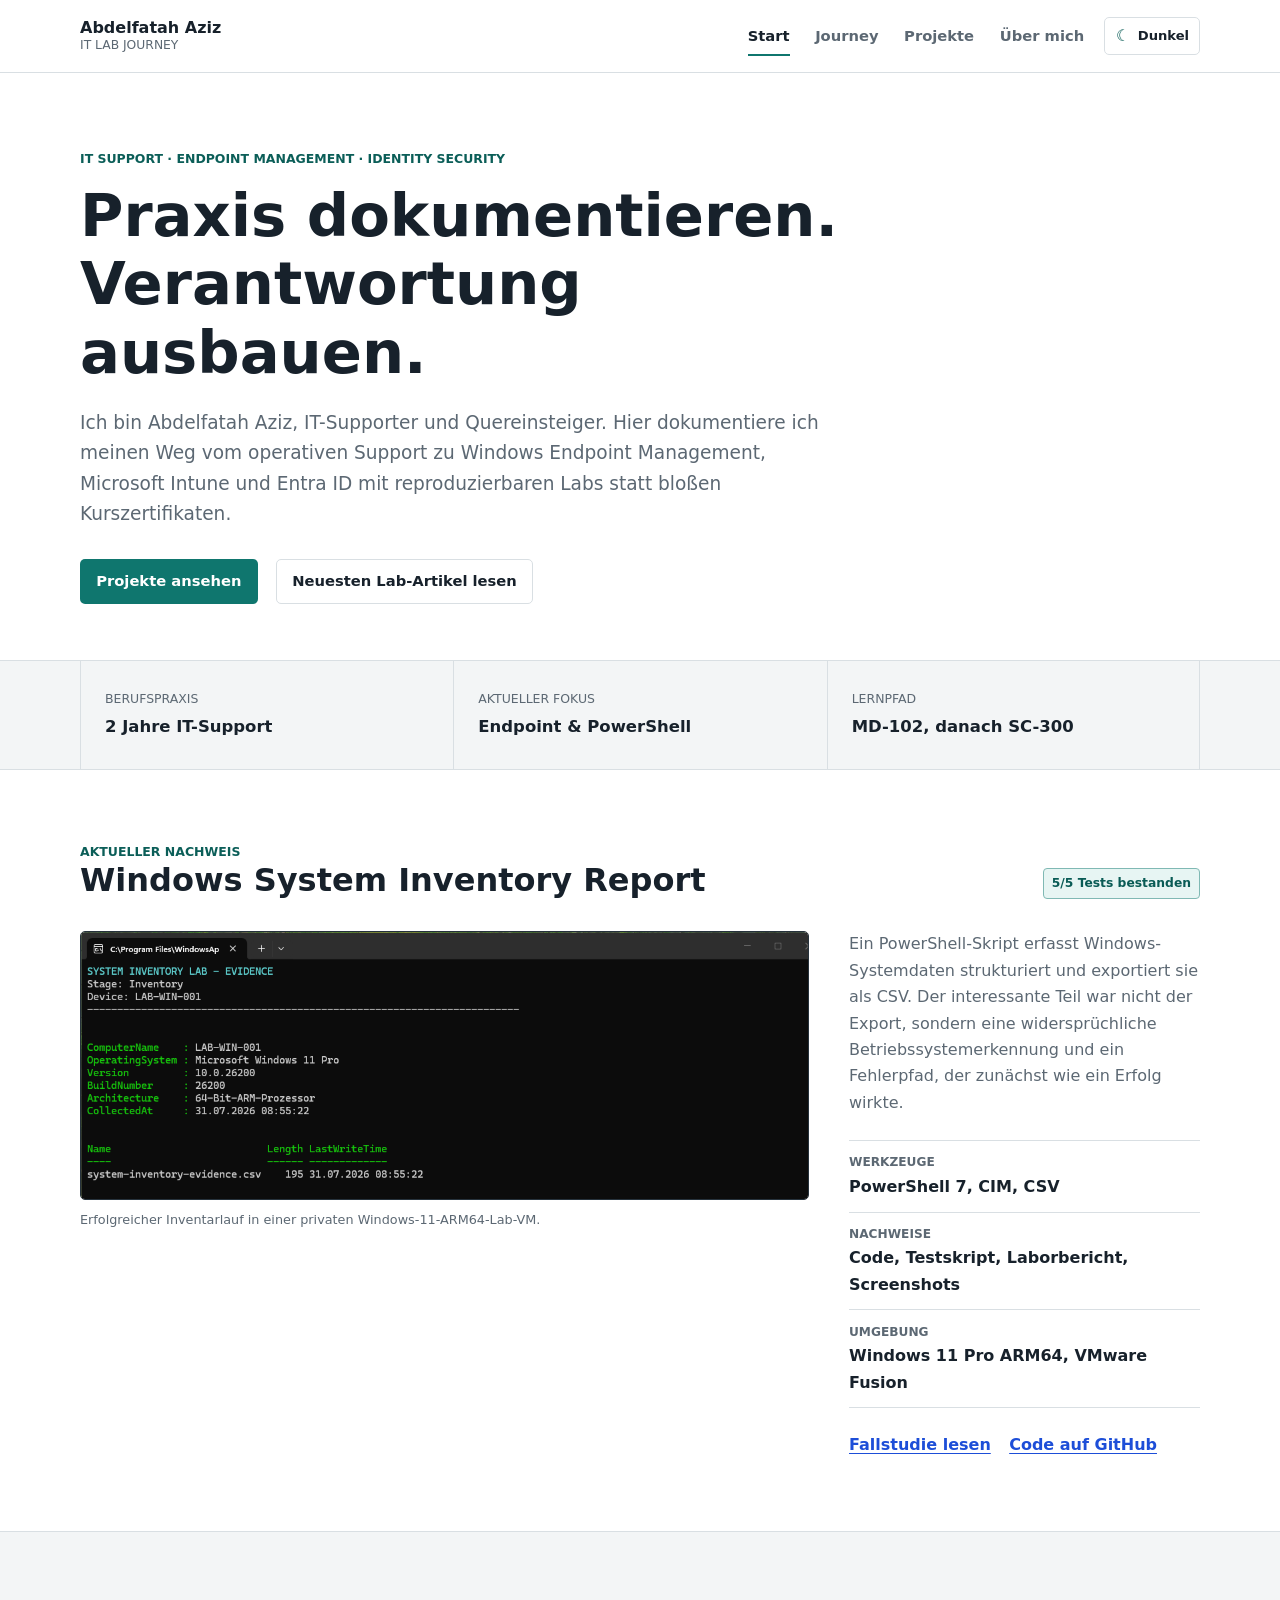
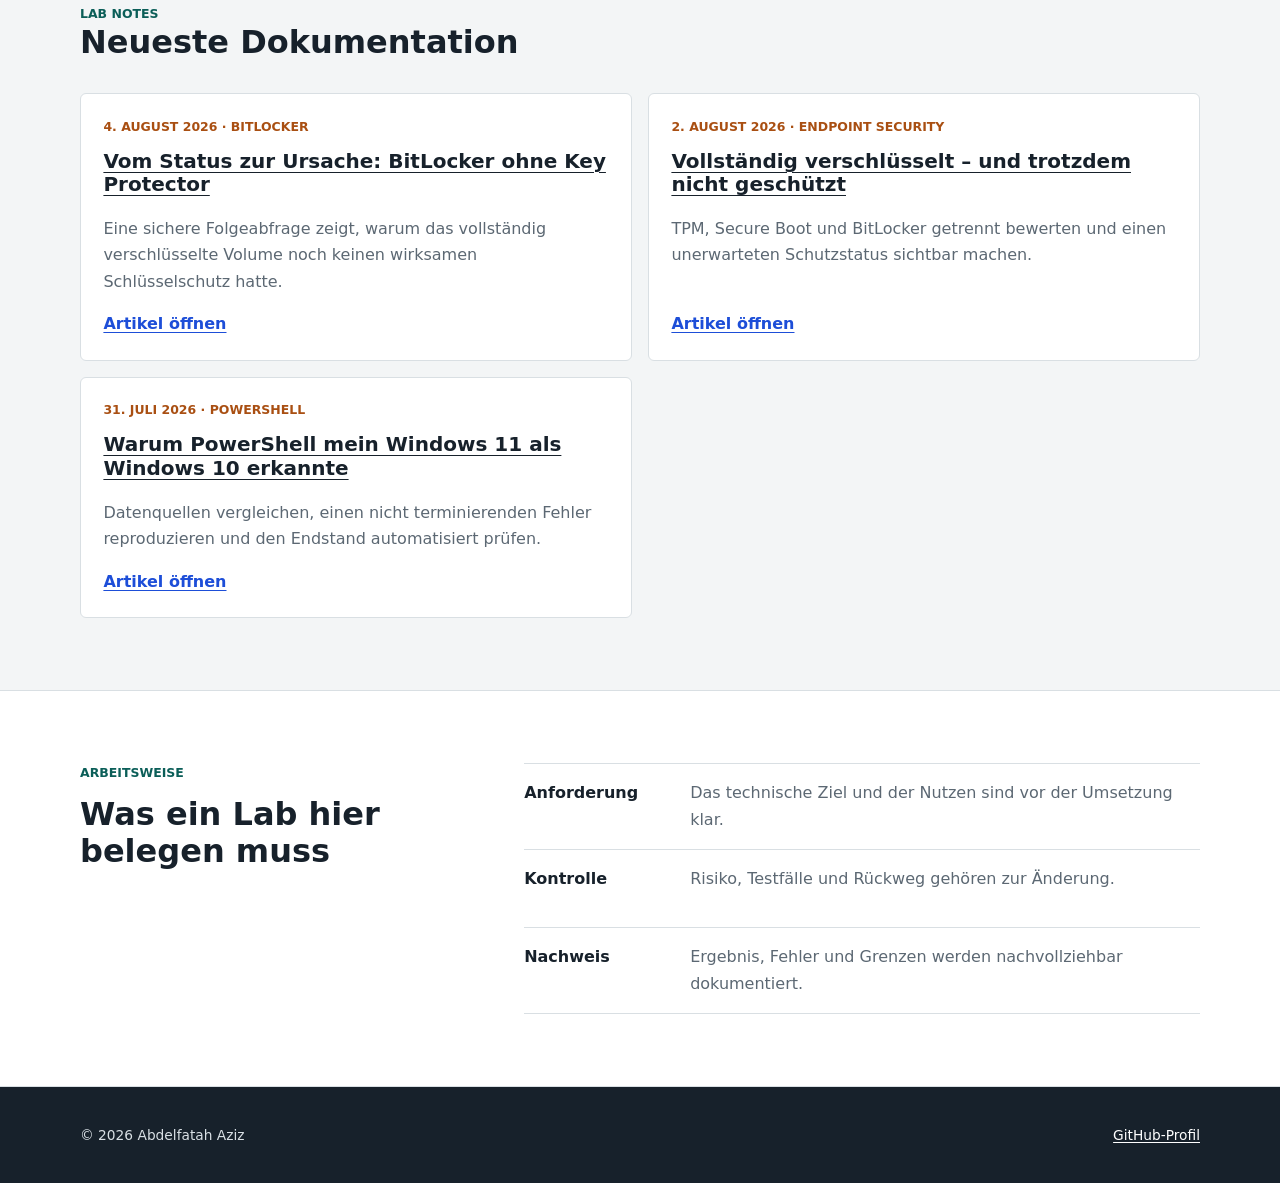
<file: index.html>
<!doctype html>
<html lang="de">
  <head>
    <meta charset="utf-8">
    <meta name="viewport" content="width=device-width, initial-scale=1">
    <title>Abdelfatah Aziz | IT Lab Journey</title>
    <meta name="description" content="Dokumentierte Homelab-Projekte von Abdelfatah Aziz zu Windows, PowerShell, Endpoint Management, Intune und Entra ID.">
    <meta name="theme-color" content="#17212b">
    <meta property="og:title" content="Abdelfatah Aziz | IT Lab Journey">
    <meta property="og:description" content="Vom IT-Support zu Endpoint Management und Identity Security, nachvollziehbar dokumentiert.">
    <meta property="og:type" content="website">
    <meta property="og:url" content="https://fadidelba.github.io/">
    <meta property="og:image" content="https://fadidelba.github.io/assets/images/system-inventory/03-successful-inventory.png">
    <link rel="canonical" href="https://fadidelba.github.io/">
    <link rel="icon" href="/favicon.svg" type="image/svg+xml">
    <script src="/assets/js/theme.js"></script>
    <link rel="stylesheet" href="/assets/css/site.css">
  </head>
  <body>
    <a class="skip-link" href="#content">Zum Inhalt springen</a>
    <header class="site-header">
      <div class="shell header-inner">
        <a class="brand" href="/" aria-label="Startseite Abdelfatah Aziz">
          <span class="brand-name">Abdelfatah Aziz</span>
          <span class="brand-role">IT Lab Journey</span>
        </a>
        <div class="header-actions">
          <nav class="site-nav" aria-label="Hauptnavigation">
            <a href="/" aria-current="page">Start</a>
            <a href="/journey.html">Journey</a>
            <a href="/projects.html">Projekte</a>
            <a href="/about.html">Über mich</a>
          </nav>
          <button class="theme-toggle" type="button" data-theme-toggle aria-pressed="false" aria-label="Dunkles Farbschema aktivieren"><span class="theme-toggle-icon" data-theme-icon aria-hidden="true">☾</span><span data-theme-label>Dunkel</span></button>
        </div>
      </div>
    </header>

    <main id="content">
      <section class="intro shell" aria-labelledby="intro-title">
        <p class="eyebrow">IT Support · Endpoint Management · Identity Security</p>
        <h1 id="intro-title">Praxis dokumentieren.<br>Verantwortung ausbauen.</h1>
        <p class="intro-copy">
          Ich bin Abdelfatah Aziz, IT-Supporter und Quereinsteiger. Hier dokumentiere
          ich meinen Weg vom operativen Support zu Windows Endpoint Management,
          Microsoft Intune und Entra ID mit reproduzierbaren Labs statt bloßen
          Kurszertifikaten.
        </p>
        <div class="actions" aria-label="Direkteinstiege">
          <a class="button button-primary" href="/projects.html">Projekte ansehen</a>
          <a class="button button-secondary" href="/blog/bitlocker-key-protector-diagnose.html">Neuesten Lab-Artikel lesen</a>
        </div>
      </section>

      <section class="proof-band" aria-label="Aktueller Stand">
        <div class="shell proof-grid">
          <div>
            <span class="proof-label">Berufspraxis</span>
            <strong>2 Jahre IT-Support</strong>
          </div>
          <div>
            <span class="proof-label">Aktueller Fokus</span>
            <strong>Endpoint &amp; PowerShell</strong>
          </div>
          <div>
            <span class="proof-label">Lernpfad</span>
            <strong>MD-102, danach SC-300</strong>
          </div>
        </div>
      </section>

      <section class="section shell" aria-labelledby="featured-title">
        <div class="section-heading">
          <div>
            <p class="eyebrow">Aktueller Nachweis</p>
            <h2 id="featured-title">Windows System Inventory Report</h2>
          </div>
          <span class="status-label">5/5 Tests bestanden</span>
        </div>

        <div class="featured-project">
          <figure class="evidence-figure">
            <img src="/assets/images/system-inventory/03-successful-inventory.png" alt="PowerShell-Ausgabe des erfolgreichen Windows-Systeminventars auf LAB-WIN-001" width="1090" height="400">
            <figcaption>Erfolgreicher Inventarlauf in einer privaten Windows-11-ARM64-Lab-VM.</figcaption>
          </figure>
          <div class="featured-copy">
            <p>
              Ein PowerShell-Skript erfasst Windows-Systemdaten strukturiert und
              exportiert sie als CSV. Der interessante Teil war nicht der Export,
              sondern eine widersprüchliche Betriebssystemerkennung und ein
              Fehlerpfad, der zunächst wie ein Erfolg wirkte.
            </p>
            <dl class="fact-list">
              <div><dt>Werkzeuge</dt><dd>PowerShell 7, CIM, CSV</dd></div>
              <div><dt>Nachweise</dt><dd>Code, Testskript, Laborbericht, Screenshots</dd></div>
              <div><dt>Umgebung</dt><dd>Windows 11 Pro ARM64, VMware Fusion</dd></div>
            </dl>
            <div class="text-links">
              <a href="/blog/windows-system-inventory.html">Fallstudie lesen</a>
              <a href="https://github.com/fadidelba/windows-system-inventory" rel="noopener noreferrer">Code auf GitHub</a>
            </div>
          </div>
        </div>
      </section>

      <section class="section section-muted" aria-labelledby="latest-title">
        <div class="shell">
          <div class="section-heading">
            <div>
              <p class="eyebrow">Lab Notes</p>
              <h2 id="latest-title">Neueste Dokumentation</h2>
            </div>
          </div>
          <div class="entry-grid">
            <article class="entry-card">
              <p class="entry-meta"><time datetime="2026-08-04">4. August 2026</time> · BitLocker</p>
              <h3><a href="/blog/bitlocker-key-protector-diagnose.html">Vom Status zur Ursache: BitLocker ohne Key Protector</a></h3>
              <p>Eine sichere Folgeabfrage zeigt, warum das vollständig verschlüsselte Volume noch keinen wirksamen Schlüsselschutz hatte.</p>
              <a class="entry-link" href="/blog/bitlocker-key-protector-diagnose.html">Artikel öffnen</a>
            </article>
            <article class="entry-card">
              <p class="entry-meta"><time datetime="2026-08-02">2. August 2026</time> · Endpoint Security</p>
              <h3><a href="/blog/endpoint-security-readiness.html">Vollständig verschlüsselt – und trotzdem nicht geschützt</a></h3>
              <p>TPM, Secure Boot und BitLocker getrennt bewerten und einen unerwarteten Schutzstatus sichtbar machen.</p>
              <a class="entry-link" href="/blog/endpoint-security-readiness.html">Artikel öffnen</a>
            </article>
            <article class="entry-card">
              <p class="entry-meta"><time datetime="2026-07-31">31. Juli 2026</time> · PowerShell</p>
              <h3><a href="/blog/windows-system-inventory.html">Warum PowerShell mein Windows 11 als Windows 10 erkannte</a></h3>
              <p>Datenquellen vergleichen, einen nicht terminierenden Fehler reproduzieren und den Endstand automatisiert prüfen.</p>
              <a class="entry-link" href="/blog/windows-system-inventory.html">Artikel öffnen</a>
            </article>
          </div>
        </div>
      </section>

      <section class="section shell principles" aria-labelledby="principles-title">
        <div>
          <p class="eyebrow">Arbeitsweise</p>
          <h2 id="principles-title">Was ein Lab hier belegen muss</h2>
        </div>
        <ol class="principle-list">
          <li><strong>Anforderung</strong><span>Das technische Ziel und der Nutzen sind vor der Umsetzung klar.</span></li>
          <li><strong>Kontrolle</strong><span>Risiko, Testfälle und Rückweg gehören zur Änderung.</span></li>
          <li><strong>Nachweis</strong><span>Ergebnis, Fehler und Grenzen werden nachvollziehbar dokumentiert.</span></li>
        </ol>
      </section>
    </main>

    <footer class="site-footer">
      <div class="shell footer-inner">
        <p>© 2026 Abdelfatah Aziz</p>
        <p><a href="https://github.com/fadidelba" rel="noopener noreferrer">GitHub-Profil</a></p>
      </div>
    </footer>
  </body>
</html>
</file>
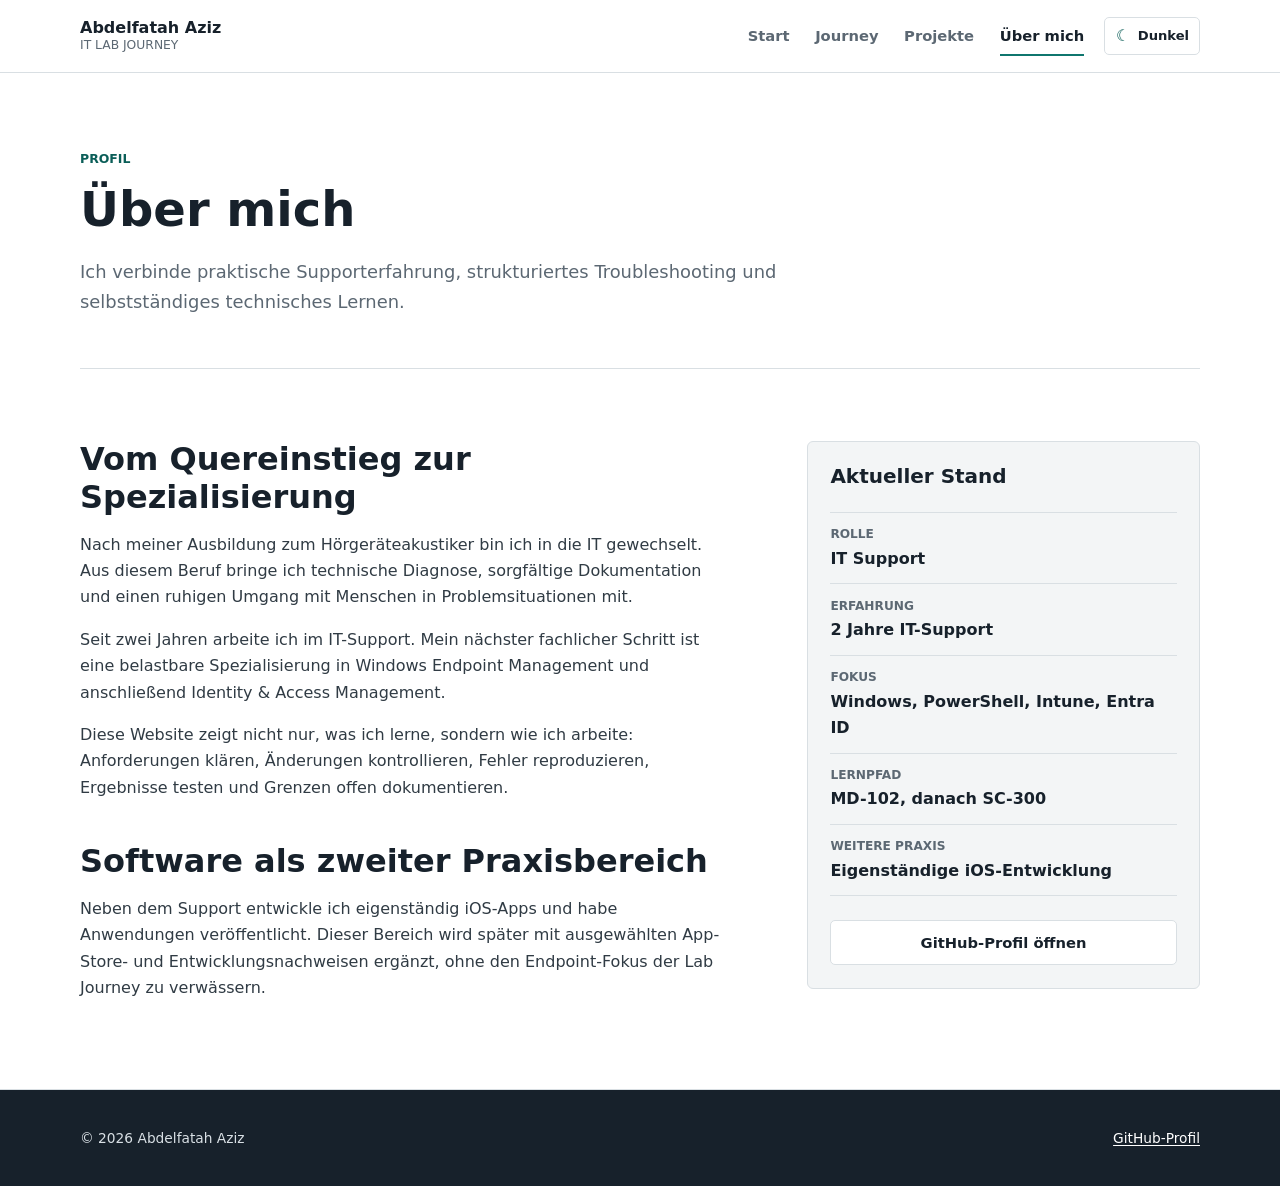
<file: about.html>
<!doctype html>
<html lang="de">
  <head>
    <meta charset="utf-8">
    <meta name="viewport" content="width=device-width, initial-scale=1">
    <title>Über mich | Abdelfatah Aziz</title>
    <meta name="description" content="Über Abdelfatah Aziz, IT-Supporter und Quereinsteiger mit Fokus auf Endpoint Management und Identity Security.">
    <link rel="canonical" href="https://fadidelba.github.io/about.html">
    <link rel="icon" href="/favicon.svg" type="image/svg+xml">
    <script src="/assets/js/theme.js"></script>
    <link rel="stylesheet" href="/assets/css/site.css">
  </head>
  <body>
    <a class="skip-link" href="#content">Zum Inhalt springen</a>
    <header class="site-header">
      <div class="shell header-inner">
        <a class="brand" href="/"><span class="brand-name">Abdelfatah Aziz</span><span class="brand-role">IT Lab Journey</span></a>
        <div class="header-actions">
          <nav class="site-nav" aria-label="Hauptnavigation">
            <a href="/">Start</a><a href="/journey.html">Journey</a><a href="/projects.html">Projekte</a><a href="/about.html" aria-current="page">Über mich</a>
          </nav>
          <button class="theme-toggle" type="button" data-theme-toggle aria-pressed="false" aria-label="Dunkles Farbschema aktivieren"><span class="theme-toggle-icon" data-theme-icon aria-hidden="true">☾</span><span data-theme-label>Dunkel</span></button>
        </div>
      </div>
    </header>
    <main id="content">
      <header class="page-header shell">
        <p class="eyebrow">Profil</p>
        <h1>Über mich</h1>
        <p>Ich verbinde praktische Supporterfahrung, strukturiertes Troubleshooting und selbstständiges technisches Lernen.</p>
      </header>

      <section class="section shell about-grid">
        <div class="prose">
          <h2>Vom Quereinstieg zur Spezialisierung</h2>
          <p>Nach meiner Ausbildung zum Hörgeräteakustiker bin ich in die IT gewechselt. Aus diesem Beruf bringe ich technische Diagnose, sorgfältige Dokumentation und einen ruhigen Umgang mit Menschen in Problemsituationen mit.</p>
          <p>Seit zwei Jahren arbeite ich im IT-Support. Mein nächster fachlicher Schritt ist eine belastbare Spezialisierung in Windows Endpoint Management und anschließend Identity &amp; Access Management.</p>
          <p>Diese Website zeigt nicht nur, was ich lerne, sondern wie ich arbeite: Anforderungen klären, Änderungen kontrollieren, Fehler reproduzieren, Ergebnisse testen und Grenzen offen dokumentieren.</p>

          <h2>Software als zweiter Praxisbereich</h2>
          <p>Neben dem Support entwickle ich eigenständig iOS-Apps und habe Anwendungen veröffentlicht. Dieser Bereich wird später mit ausgewählten App-Store- und Entwicklungsnachweisen ergänzt, ohne den Endpoint-Fokus der Lab Journey zu verwässern.</p>
        </div>

        <aside class="profile-facts" aria-label="Profilübersicht">
          <h2>Aktueller Stand</h2>
          <dl class="fact-list">
            <div><dt>Rolle</dt><dd>IT Support</dd></div>
            <div><dt>Erfahrung</dt><dd>2 Jahre IT-Support</dd></div>
            <div><dt>Fokus</dt><dd>Windows, PowerShell, Intune, Entra ID</dd></div>
            <div><dt>Lernpfad</dt><dd>MD-102, danach SC-300</dd></div>
            <div><dt>Weitere Praxis</dt><dd>Eigenständige iOS-Entwicklung</dd></div>
          </dl>
          <a class="button button-secondary button-full" href="https://github.com/fadidelba" rel="noopener noreferrer">GitHub-Profil öffnen</a>
        </aside>
      </section>
    </main>
    <footer class="site-footer"><div class="shell footer-inner"><p>© 2026 Abdelfatah Aziz</p><p><a href="https://github.com/fadidelba" rel="noopener noreferrer">GitHub-Profil</a></p></div></footer>
  </body>
</html>
</file>
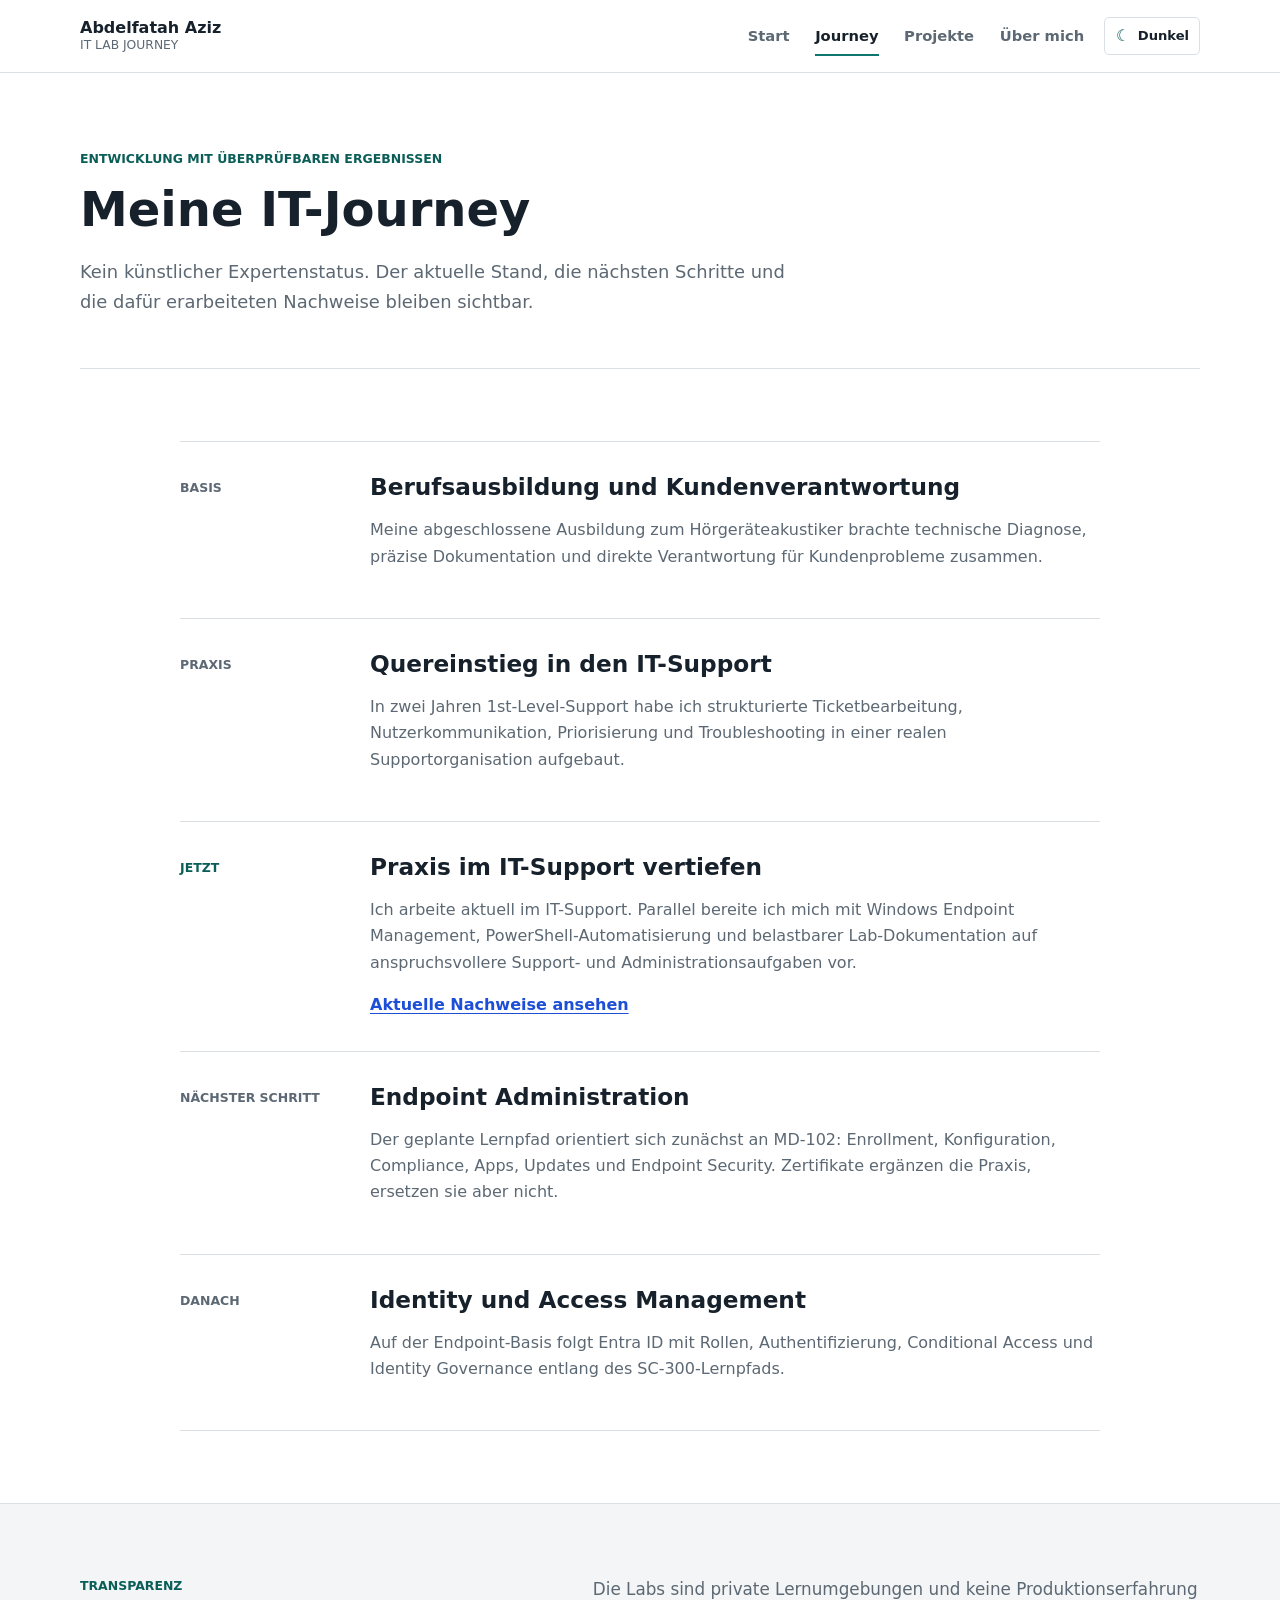
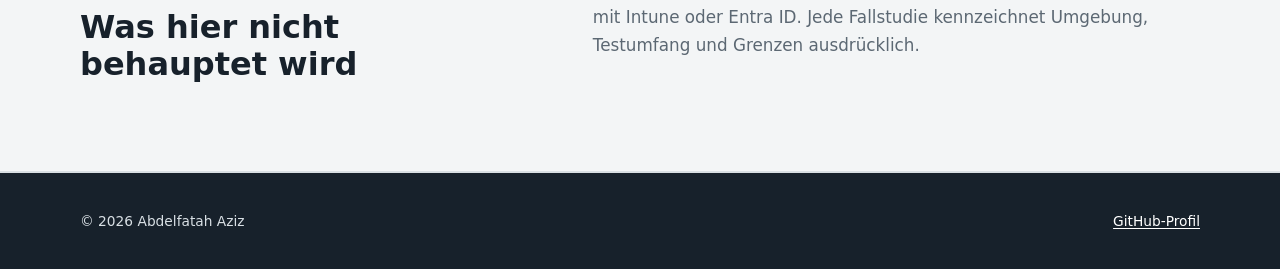
<file: journey.html>
<!doctype html>
<html lang="de">
  <head>
    <meta charset="utf-8">
    <meta name="viewport" content="width=device-width, initial-scale=1">
    <title>Journey | Abdelfatah Aziz</title>
    <meta name="description" content="Der dokumentierte Lern- und Karriereweg von Abdelfatah Aziz vom IT-Support zu Endpoint Management und Identity Security.">
    <link rel="canonical" href="https://fadidelba.github.io/journey.html">
    <link rel="icon" href="/favicon.svg" type="image/svg+xml">
    <script src="/assets/js/theme.js"></script>
    <link rel="stylesheet" href="/assets/css/site.css">
  </head>
  <body>
    <a class="skip-link" href="#content">Zum Inhalt springen</a>
    <header class="site-header">
      <div class="shell header-inner">
        <a class="brand" href="/"><span class="brand-name">Abdelfatah Aziz</span><span class="brand-role">IT Lab Journey</span></a>
        <div class="header-actions">
          <nav class="site-nav" aria-label="Hauptnavigation">
            <a href="/">Start</a><a href="/journey.html" aria-current="page">Journey</a><a href="/projects.html">Projekte</a><a href="/about.html">Über mich</a>
          </nav>
          <button class="theme-toggle" type="button" data-theme-toggle aria-pressed="false" aria-label="Dunkles Farbschema aktivieren"><span class="theme-toggle-icon" data-theme-icon aria-hidden="true">☾</span><span data-theme-label>Dunkel</span></button>
        </div>
      </div>
    </header>
    <main id="content">
      <header class="page-header shell">
        <p class="eyebrow">Entwicklung mit überprüfbaren Ergebnissen</p>
        <h1>Meine IT-Journey</h1>
        <p>Kein künstlicher Expertenstatus. Der aktuelle Stand, die nächsten Schritte und die dafür erarbeiteten Nachweise bleiben sichtbar.</p>
      </header>

      <section class="section shell timeline" aria-label="Karriere- und Lernstationen">
        <article class="timeline-item">
          <div class="timeline-marker"><span>Basis</span></div>
          <div>
            <h2>Berufsausbildung und Kundenverantwortung</h2>
            <p>Meine abgeschlossene Ausbildung zum Hörgeräteakustiker brachte technische Diagnose, präzise Dokumentation und direkte Verantwortung für Kundenprobleme zusammen.</p>
          </div>
        </article>
        <article class="timeline-item">
          <div class="timeline-marker"><span>Praxis</span></div>
          <div>
            <h2>Quereinstieg in den IT-Support</h2>
            <p>In zwei Jahren 1st-Level-Support habe ich strukturierte Ticketbearbeitung, Nutzerkommunikation, Priorisierung und Troubleshooting in einer realen Supportorganisation aufgebaut.</p>
          </div>
        </article>
        <article class="timeline-item timeline-current">
          <div class="timeline-marker"><span>Jetzt</span></div>
          <div>
            <h2>Praxis im IT-Support vertiefen</h2>
            <p>Ich arbeite aktuell im IT-Support. Parallel bereite ich mich mit Windows Endpoint Management, PowerShell-Automatisierung und belastbarer Lab-Dokumentation auf anspruchsvollere Support- und Administrationsaufgaben vor.</p>
            <a href="/projects.html">Aktuelle Nachweise ansehen</a>
          </div>
        </article>
        <article class="timeline-item">
          <div class="timeline-marker"><span>Nächster Schritt</span></div>
          <div>
            <h2>Endpoint Administration</h2>
            <p>Der geplante Lernpfad orientiert sich zunächst an MD-102: Enrollment, Konfiguration, Compliance, Apps, Updates und Endpoint Security. Zertifikate ergänzen die Praxis, ersetzen sie aber nicht.</p>
          </div>
        </article>
        <article class="timeline-item">
          <div class="timeline-marker"><span>Danach</span></div>
          <div>
            <h2>Identity und Access Management</h2>
            <p>Auf der Endpoint-Basis folgt Entra ID mit Rollen, Authentifizierung, Conditional Access und Identity Governance entlang des SC-300-Lernpfads.</p>
          </div>
        </article>
      </section>

      <section class="section section-muted">
        <div class="shell callout">
          <div><p class="eyebrow">Transparenz</p><h2>Was hier nicht behauptet wird</h2></div>
          <p>Die Labs sind private Lernumgebungen und keine Produktionserfahrung mit Intune oder Entra ID. Jede Fallstudie kennzeichnet Umgebung, Testumfang und Grenzen ausdrücklich.</p>
        </div>
      </section>
    </main>
    <footer class="site-footer"><div class="shell footer-inner"><p>© 2026 Abdelfatah Aziz</p><p><a href="https://github.com/fadidelba" rel="noopener noreferrer">GitHub-Profil</a></p></div></footer>
  </body>
</html>
</file>
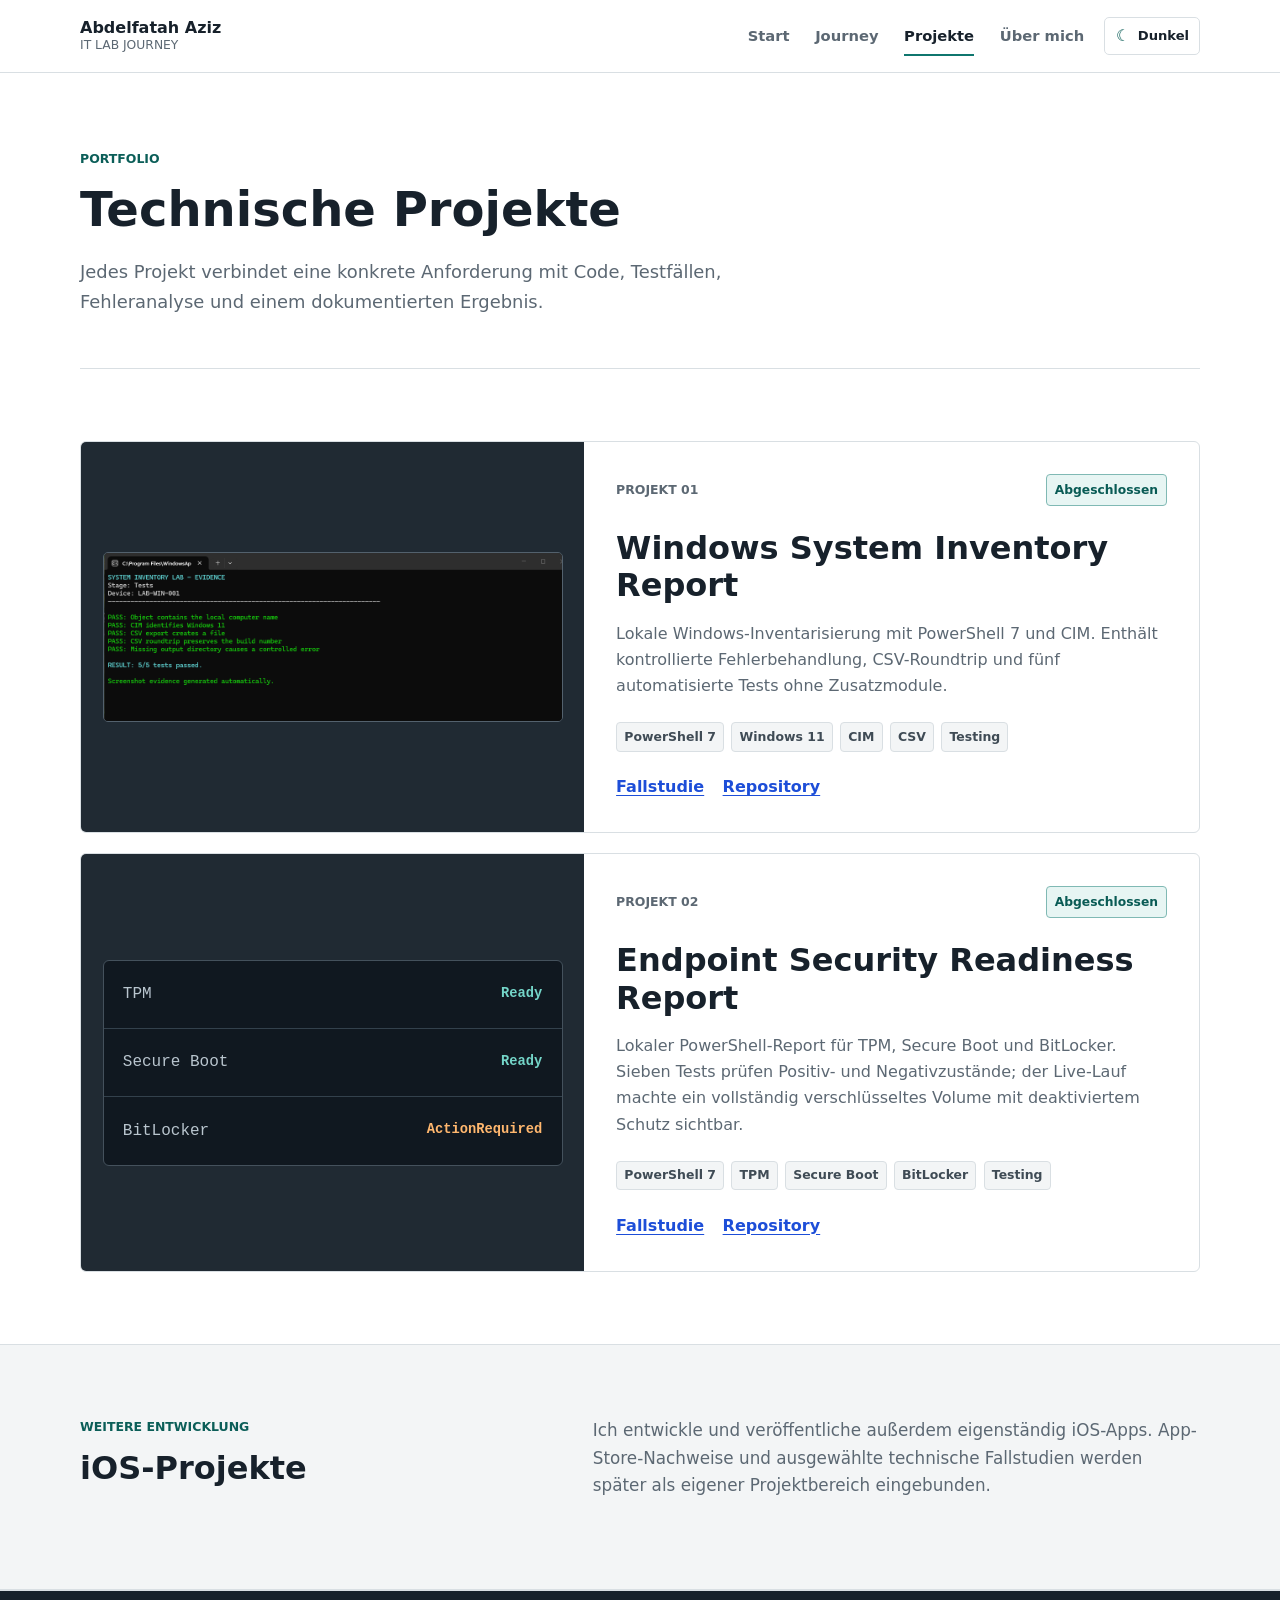
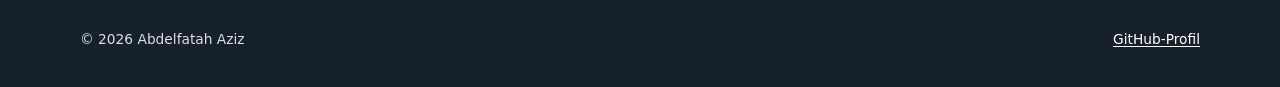
<file: projects.html>
<!doctype html>
<html lang="de">
  <head>
    <meta charset="utf-8">
    <meta name="viewport" content="width=device-width, initial-scale=1">
    <title>Projekte | Abdelfatah Aziz</title>
    <meta name="description" content="Dokumentierte Windows-, PowerShell-, Endpoint- und Identity-Labs von Abdelfatah Aziz.">
    <link rel="canonical" href="https://fadidelba.github.io/projects.html">
    <link rel="icon" href="/favicon.svg" type="image/svg+xml">
    <script src="/assets/js/theme.js"></script>
    <link rel="stylesheet" href="/assets/css/site.css">
  </head>
  <body>
    <a class="skip-link" href="#content">Zum Inhalt springen</a>
    <header class="site-header">
      <div class="shell header-inner">
        <a class="brand" href="/"><span class="brand-name">Abdelfatah Aziz</span><span class="brand-role">IT Lab Journey</span></a>
        <div class="header-actions">
          <nav class="site-nav" aria-label="Hauptnavigation">
            <a href="/">Start</a><a href="/journey.html">Journey</a><a href="/projects.html" aria-current="page">Projekte</a><a href="/about.html">Über mich</a>
          </nav>
          <button class="theme-toggle" type="button" data-theme-toggle aria-pressed="false" aria-label="Dunkles Farbschema aktivieren"><span class="theme-toggle-icon" data-theme-icon aria-hidden="true">☾</span><span data-theme-label>Dunkel</span></button>
        </div>
      </div>
    </header>
    <main id="content">
      <header class="page-header shell">
        <p class="eyebrow">Portfolio</p>
        <h1>Technische Projekte</h1>
        <p>Jedes Projekt verbindet eine konkrete Anforderung mit Code, Testfällen, Fehleranalyse und einem dokumentierten Ergebnis.</p>
      </header>

      <section class="section shell project-list" aria-label="Veröffentlichte Projekte">
        <article class="project-card">
          <div class="project-visual">
            <img src="/assets/images/system-inventory/04-automated-tests.png" alt="PowerShell-Testlauf mit fünf bestandenen Tests" width="1090" height="400">
          </div>
          <div class="project-body">
            <div class="project-topline"><span class="project-number">Projekt 01</span><span class="status-label">Abgeschlossen</span></div>
            <h2>Windows System Inventory Report</h2>
            <p>Lokale Windows-Inventarisierung mit PowerShell 7 und CIM. Enthält kontrollierte Fehlerbehandlung, CSV-Roundtrip und fünf automatisierte Tests ohne Zusatzmodule.</p>
            <ul class="tag-list" aria-label="Verwendete Technologien">
              <li>PowerShell 7</li><li>Windows 11</li><li>CIM</li><li>CSV</li><li>Testing</li>
            </ul>
            <div class="text-links"><a href="/blog/windows-system-inventory.html">Fallstudie</a><a href="https://github.com/fadidelba/windows-system-inventory" rel="noopener noreferrer">Repository</a></div>
          </div>
        </article>

        <article class="project-card">
          <div class="project-visual">
            <div class="state-summary state-summary-compact" role="group" aria-label="Ergebnis des Endpoint-Sicherheitsreports">
              <div class="state-row"><span>TPM</span><strong class="state-ready">Ready</strong></div>
              <div class="state-row"><span>Secure Boot</span><strong class="state-ready">Ready</strong></div>
              <div class="state-row"><span>BitLocker</span><strong class="state-action">ActionRequired</strong></div>
            </div>
          </div>
          <div class="project-body">
            <div class="project-topline"><span class="project-number">Projekt 02</span><span class="status-label">Abgeschlossen</span></div>
            <h2>Endpoint Security Readiness Report</h2>
            <p>Lokaler PowerShell-Report für TPM, Secure Boot und BitLocker. Sieben Tests prüfen Positiv- und Negativzustände; der Live-Lauf machte ein vollständig verschlüsseltes Volume mit deaktiviertem Schutz sichtbar.</p>
            <ul class="tag-list" aria-label="Verwendete Technologien"><li>PowerShell 7</li><li>TPM</li><li>Secure Boot</li><li>BitLocker</li><li>Testing</li></ul>
            <div class="text-links"><a href="/blog/endpoint-security-readiness.html">Fallstudie</a><a href="https://github.com/fadidelba/endpoint-security-readiness-report" rel="noopener noreferrer">Repository</a></div>
          </div>
        </article>
      </section>

      <section class="section section-muted">
        <div class="shell callout">
          <div><p class="eyebrow">Weitere Entwicklung</p><h2>iOS-Projekte</h2></div>
          <p>Ich entwickle und veröffentliche außerdem eigenständig iOS-Apps. App-Store-Nachweise und ausgewählte technische Fallstudien werden später als eigener Projektbereich eingebunden.</p>
        </div>
      </section>
    </main>
    <footer class="site-footer"><div class="shell footer-inner"><p>© 2026 Abdelfatah Aziz</p><p><a href="https://github.com/fadidelba" rel="noopener noreferrer">GitHub-Profil</a></p></div></footer>
  </body>
</html>
</file>
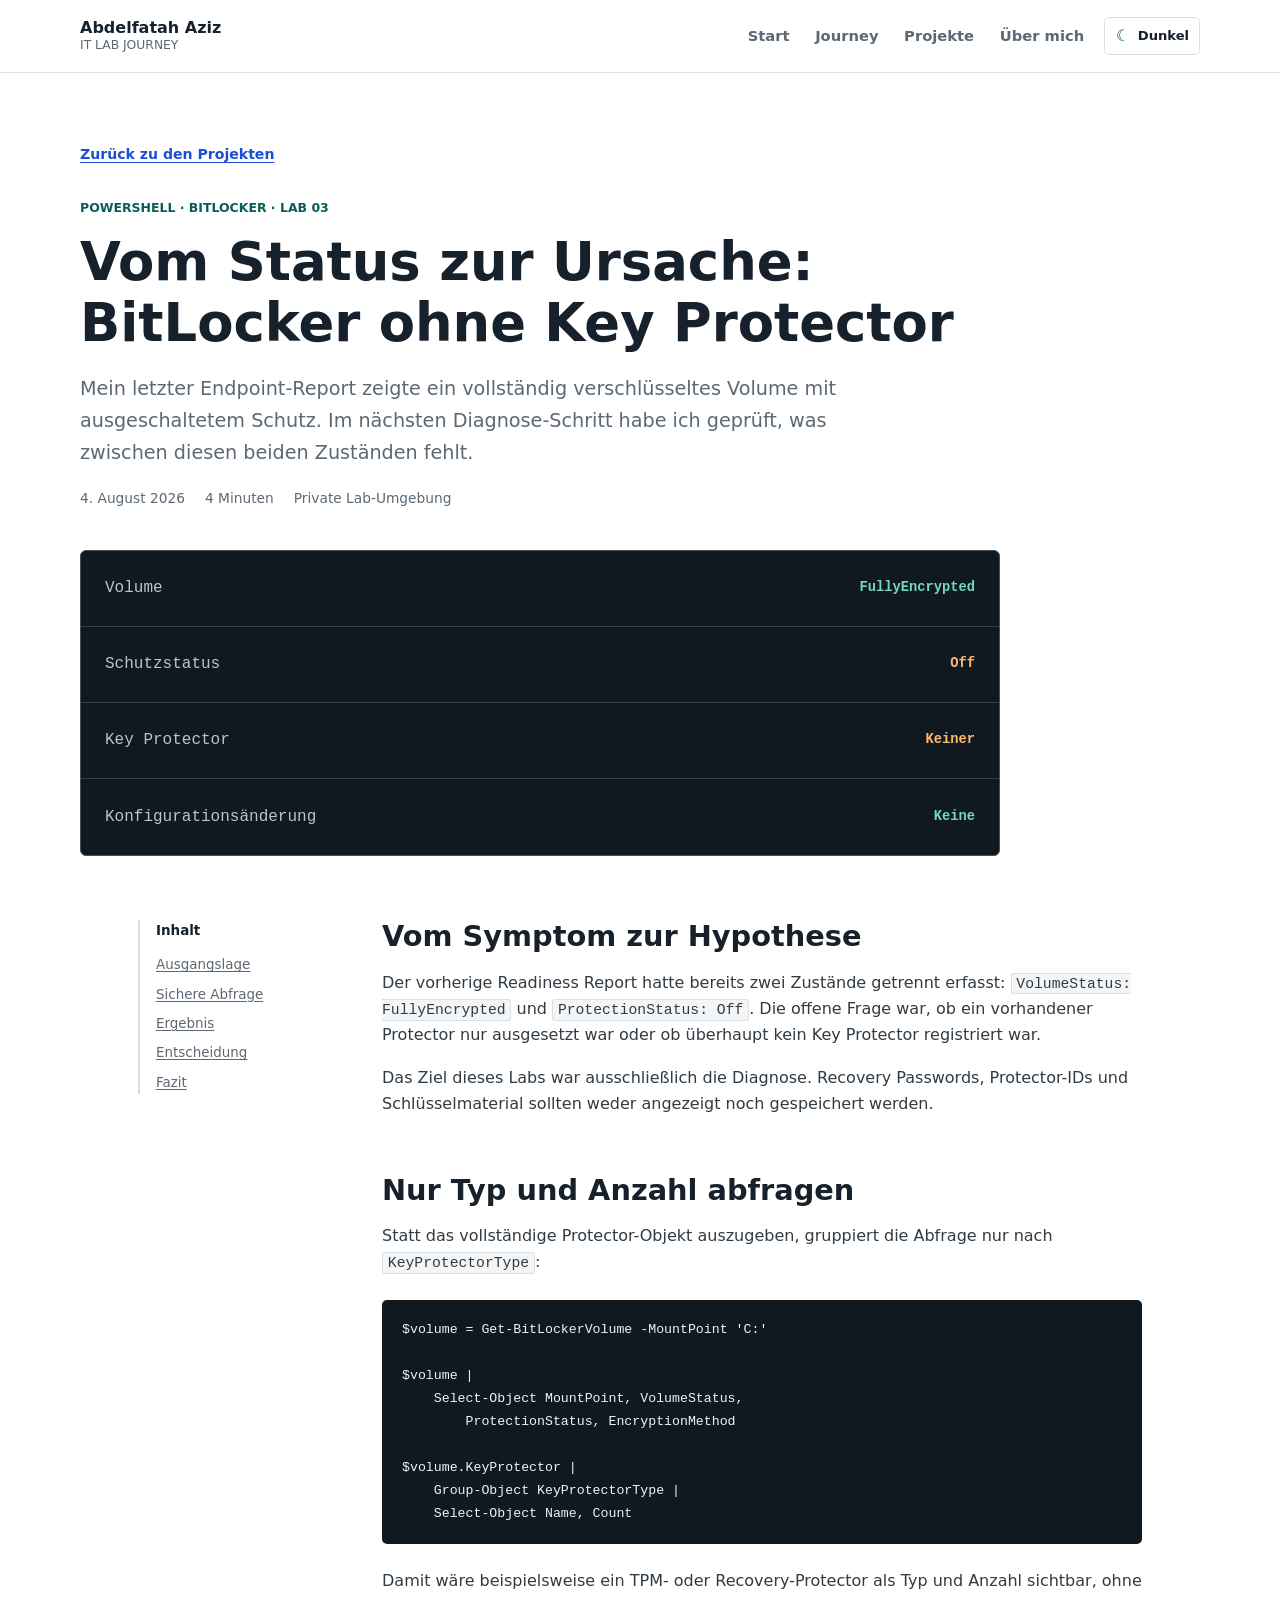
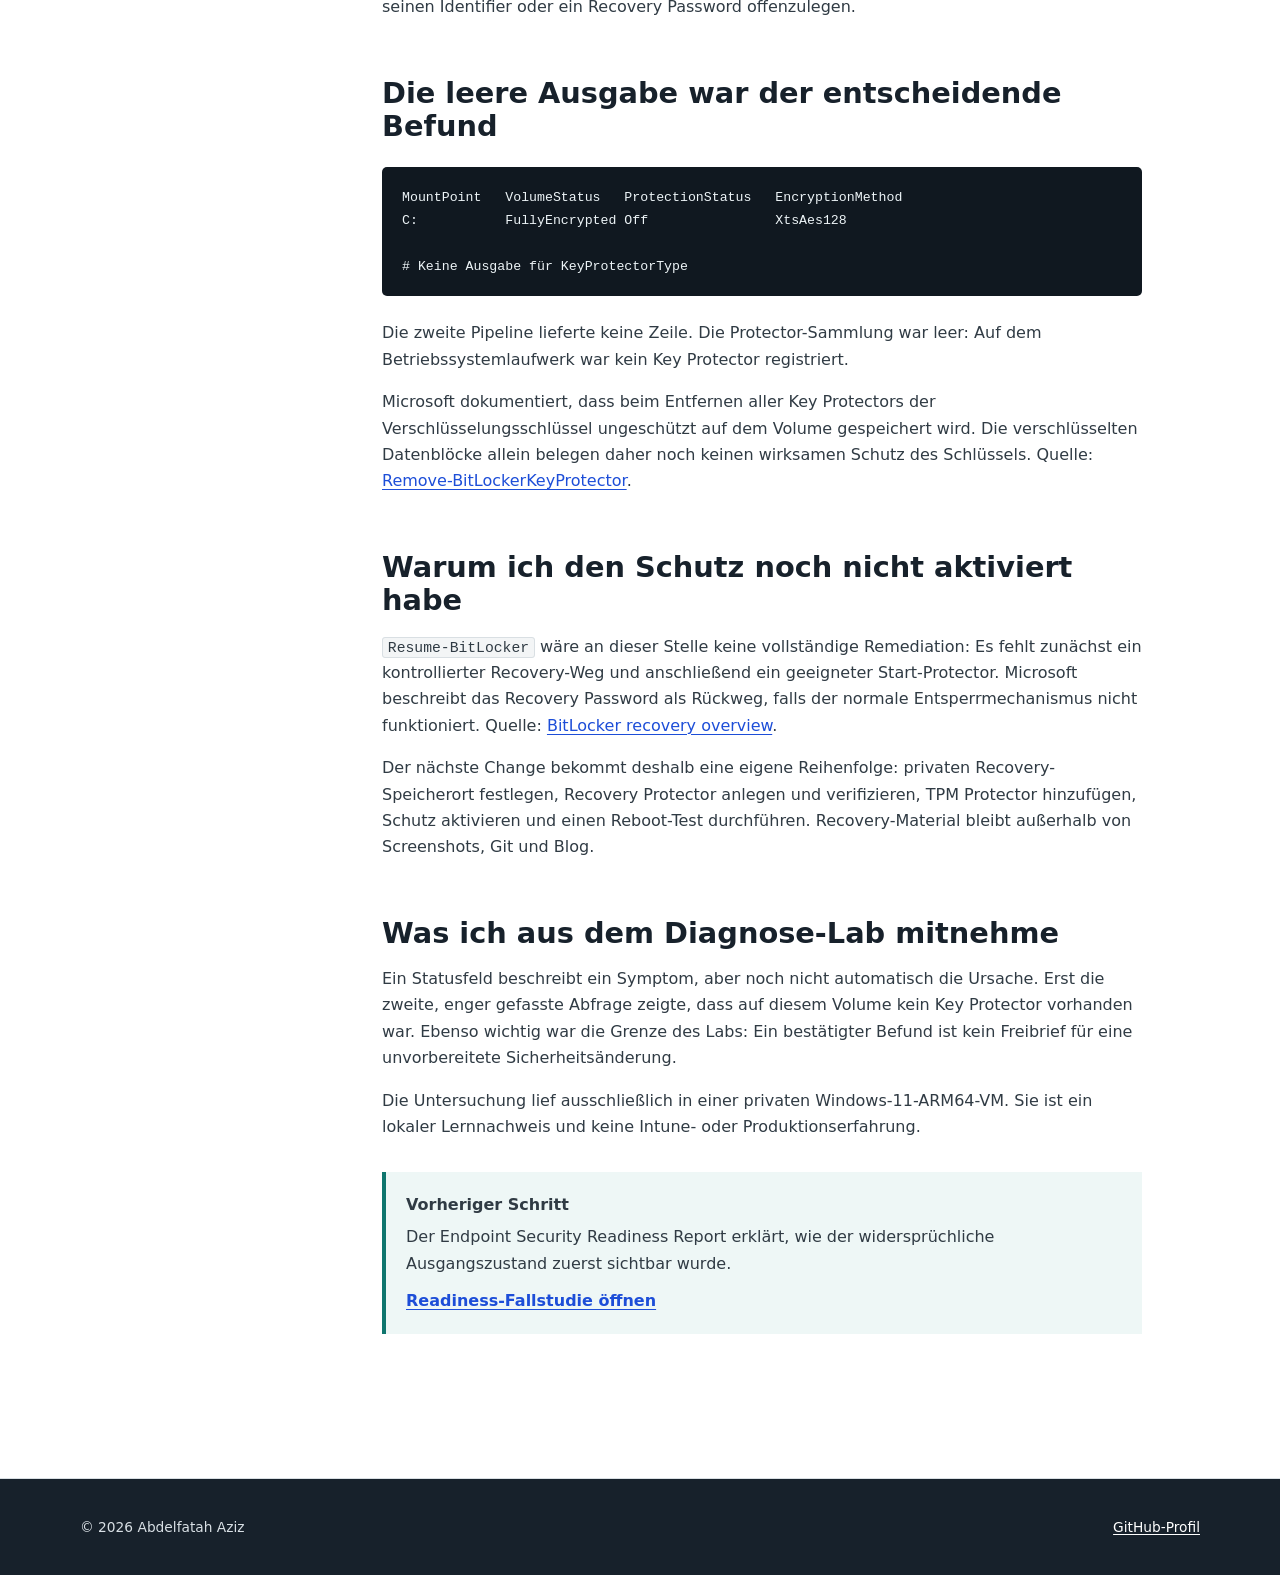
<file: blog/bitlocker-key-protector-diagnose.html>
<!doctype html>
<html lang="de">
  <head>
    <meta charset="utf-8">
    <meta name="viewport" content="width=device-width, initial-scale=1">
    <title>Vom Status zur Ursache: BitLocker ohne Key Protector | Abdelfatah Aziz</title>
    <meta name="description" content="Eine sichere PowerShell-Diagnose zeigt, warum ein vollständig verschlüsseltes Windows-Volume ohne Key Protector noch nicht ausreichend geschützt ist.">
    <meta property="og:title" content="Vom Status zur Ursache: BitLocker ohne Key Protector">
    <meta property="og:description" content="Den deaktivierten BitLocker-Schutz eingrenzen, ohne Recovery-Daten offenzulegen oder vorschnell Änderungen auszuführen.">
    <meta property="og:type" content="article">
    <meta property="og:url" content="https://fadidelba.github.io/blog/bitlocker-key-protector-diagnose.html">
    <link rel="canonical" href="https://fadidelba.github.io/blog/bitlocker-key-protector-diagnose.html">
    <link rel="icon" href="/favicon.svg" type="image/svg+xml">
    <script src="/assets/js/theme.js"></script>
    <link rel="stylesheet" href="/assets/css/site.css">
  </head>
  <body>
    <a class="skip-link" href="#content">Zum Inhalt springen</a>
    <header class="site-header">
      <div class="shell header-inner">
        <a class="brand" href="/"><span class="brand-name">Abdelfatah Aziz</span><span class="brand-role">IT Lab Journey</span></a>
        <div class="header-actions">
          <nav class="site-nav" aria-label="Hauptnavigation">
            <a href="/">Start</a><a href="/journey.html">Journey</a><a href="/projects.html">Projekte</a><a href="/about.html">Über mich</a>
          </nav>
          <button class="theme-toggle" type="button" data-theme-toggle aria-pressed="false" aria-label="Dunkles Farbschema aktivieren"><span class="theme-toggle-icon" data-theme-icon aria-hidden="true">☾</span><span data-theme-label>Dunkel</span></button>
        </div>
      </div>
    </header>

    <main id="content">
      <article class="article shell">
        <header class="article-header">
          <a class="back-link" href="/projects.html">Zurück zu den Projekten</a>
          <p class="eyebrow">PowerShell · BitLocker · Lab 03</p>
          <h1>Vom Status zur Ursache: BitLocker ohne Key Protector</h1>
          <p class="article-lead">Mein letzter Endpoint-Report zeigte ein vollständig verschlüsseltes Volume mit ausgeschaltetem Schutz. Im nächsten Diagnose-Schritt habe ich geprüft, was zwischen diesen beiden Zuständen fehlt.</p>
          <div class="article-meta"><time datetime="2026-08-04">4. August 2026</time><span>4 Minuten</span><span>Private Lab-Umgebung</span></div>
        </header>

        <div class="state-summary article-result" role="group" aria-label="Ergebnis der BitLocker-Diagnose">
          <div class="state-row"><span>Volume</span><strong class="state-ready">FullyEncrypted</strong></div>
          <div class="state-row"><span>Schutzstatus</span><strong class="state-action">Off</strong></div>
          <div class="state-row"><span>Key Protector</span><strong class="state-action">Keiner</strong></div>
          <div class="state-row"><span>Konfigurationsänderung</span><strong class="state-ready">Keine</strong></div>
        </div>

        <div class="article-layout">
          <nav class="article-toc" aria-label="Inhalt des Artikels">
            <strong>Inhalt</strong>
            <a href="#ausgangslage">Ausgangslage</a>
            <a href="#abfrage">Sichere Abfrage</a>
            <a href="#ergebnis">Ergebnis</a>
            <a href="#entscheidung">Entscheidung</a>
            <a href="#fazit">Fazit</a>
          </nav>

          <div class="article-body prose">
            <section id="ausgangslage">
              <h2>Vom Symptom zur Hypothese</h2>
              <p>Der vorherige Readiness Report hatte bereits zwei Zustände getrennt erfasst: <code>VolumeStatus: FullyEncrypted</code> und <code>ProtectionStatus: Off</code>. Die offene Frage war, ob ein vorhandener Protector nur ausgesetzt war oder ob überhaupt kein Key Protector registriert war.</p>
              <p>Das Ziel dieses Labs war ausschließlich die Diagnose. Recovery Passwords, Protector-IDs und Schlüsselmaterial sollten weder angezeigt noch gespeichert werden.</p>
            </section>

            <section id="abfrage">
              <h2>Nur Typ und Anzahl abfragen</h2>
              <p>Statt das vollständige Protector-Objekt auszugeben, gruppiert die Abfrage nur nach <code>KeyProtectorType</code>:</p>
              <pre><code>$volume = Get-BitLockerVolume -MountPoint 'C:'

$volume |
    Select-Object MountPoint, VolumeStatus,
        ProtectionStatus, EncryptionMethod

$volume.KeyProtector |
    Group-Object KeyProtectorType |
    Select-Object Name, Count</code></pre>
              <p>Damit wäre beispielsweise ein TPM- oder Recovery-Protector als Typ und Anzahl sichtbar, ohne seinen Identifier oder ein Recovery Password offenzulegen.</p>
            </section>

            <section id="ergebnis">
              <h2>Die leere Ausgabe war der entscheidende Befund</h2>
              <pre><code>MountPoint   VolumeStatus   ProtectionStatus   EncryptionMethod
C:           FullyEncrypted Off                XtsAes128

# Keine Ausgabe für KeyProtectorType</code></pre>
              <p>Die zweite Pipeline lieferte keine Zeile. Die Protector-Sammlung war leer: Auf dem Betriebssystemlaufwerk war kein Key Protector registriert.</p>
              <p>Microsoft dokumentiert, dass beim Entfernen aller Key Protectors der Verschlüsselungsschlüssel ungeschützt auf dem Volume gespeichert wird. Die verschlüsselten Datenblöcke allein belegen daher noch keinen wirksamen Schutz des Schlüssels. Quelle: <a href="https://learn.microsoft.com/en-us/powershell/module/bitlocker/remove-bitlockerkeyprotector" rel="noopener noreferrer">Remove-BitLockerKeyProtector</a>.</p>
            </section>

            <section id="entscheidung">
              <h2>Warum ich den Schutz noch nicht aktiviert habe</h2>
              <p><code>Resume-BitLocker</code> wäre an dieser Stelle keine vollständige Remediation: Es fehlt zunächst ein kontrollierter Recovery-Weg und anschließend ein geeigneter Start-Protector. Microsoft beschreibt das Recovery Password als Rückweg, falls der normale Entsperrmechanismus nicht funktioniert. Quelle: <a href="https://learn.microsoft.com/en-us/windows/security/operating-system-security/data-protection/bitlocker/recovery-overview" rel="noopener noreferrer">BitLocker recovery overview</a>.</p>
              <p>Der nächste Change bekommt deshalb eine eigene Reihenfolge: privaten Recovery-Speicherort festlegen, Recovery Protector anlegen und verifizieren, TPM Protector hinzufügen, Schutz aktivieren und einen Reboot-Test durchführen. Recovery-Material bleibt außerhalb von Screenshots, Git und Blog.</p>
            </section>

            <section id="fazit">
              <h2>Was ich aus dem Diagnose-Lab mitnehme</h2>
              <p>Ein Statusfeld beschreibt ein Symptom, aber noch nicht automatisch die Ursache. Erst die zweite, enger gefasste Abfrage zeigte, dass auf diesem Volume kein Key Protector vorhanden war. Ebenso wichtig war die Grenze des Labs: Ein bestätigter Befund ist kein Freibrief für eine unvorbereitete Sicherheitsänderung.</p>
              <p>Die Untersuchung lief ausschließlich in einer privaten Windows-11-ARM64-VM. Sie ist ein lokaler Lernnachweis und keine Intune- oder Produktionserfahrung.</p>
              <aside class="article-callout">
                <strong>Vorheriger Schritt</strong>
                <p>Der Endpoint Security Readiness Report erklärt, wie der widersprüchliche Ausgangszustand zuerst sichtbar wurde.</p>
                <a href="/blog/endpoint-security-readiness.html">Readiness-Fallstudie öffnen</a>
              </aside>
            </section>
          </div>
        </div>
      </article>
    </main>
    <footer class="site-footer"><div class="shell footer-inner"><p>© 2026 Abdelfatah Aziz</p><p><a href="https://github.com/fadidelba" rel="noopener noreferrer">GitHub-Profil</a></p></div></footer>
  </body>
</html>
</file>
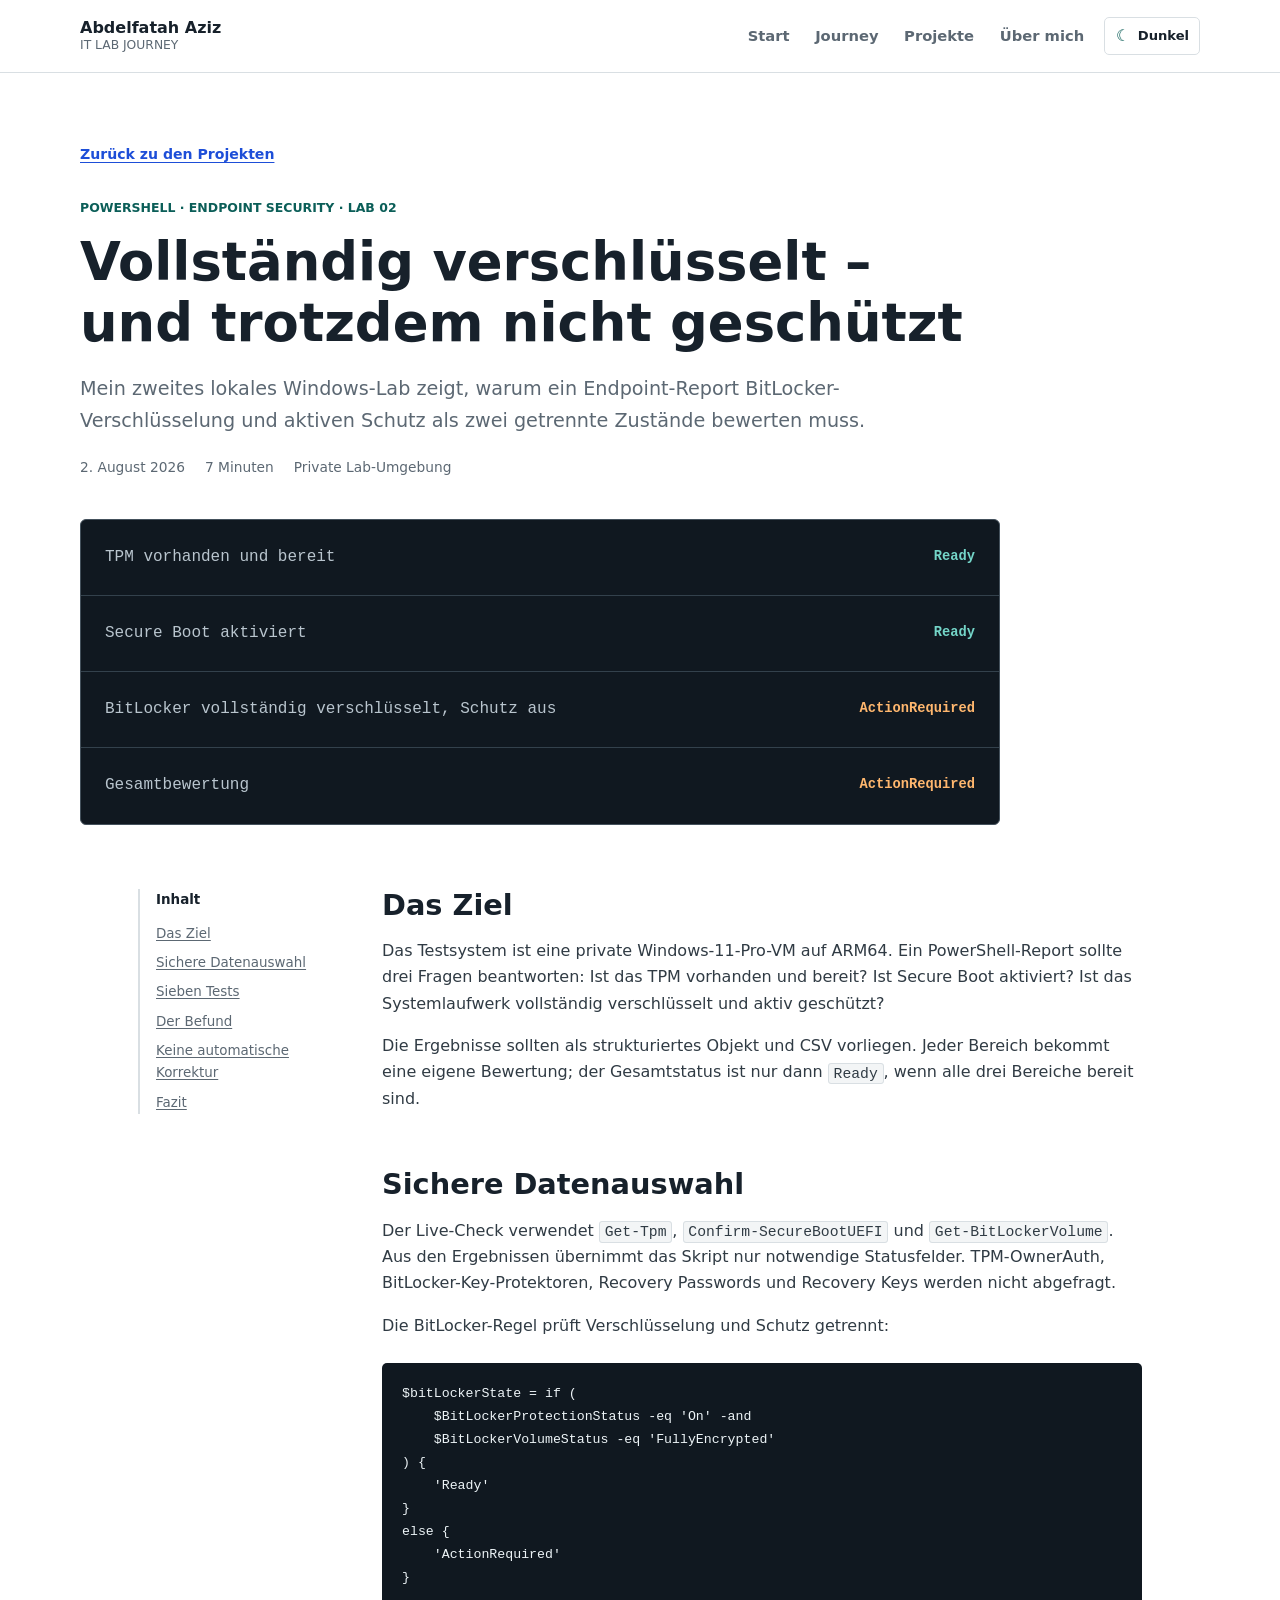
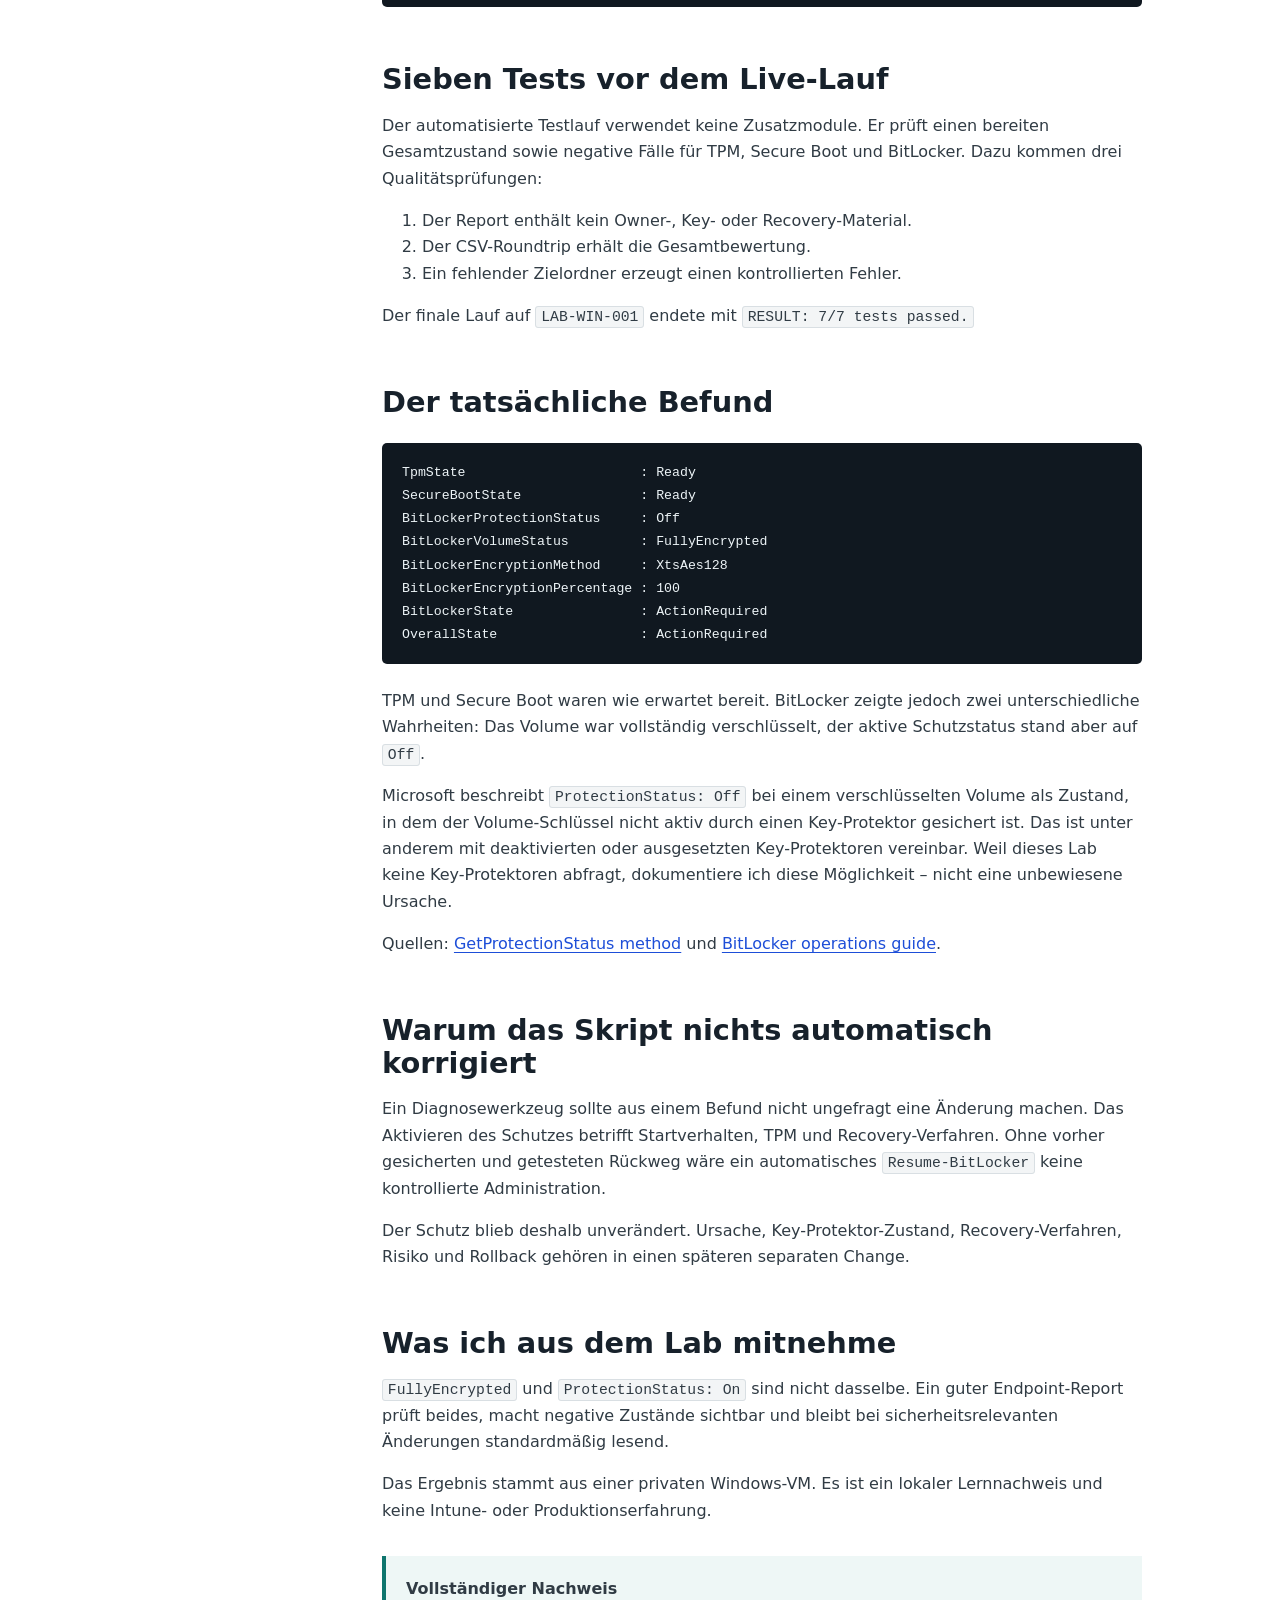
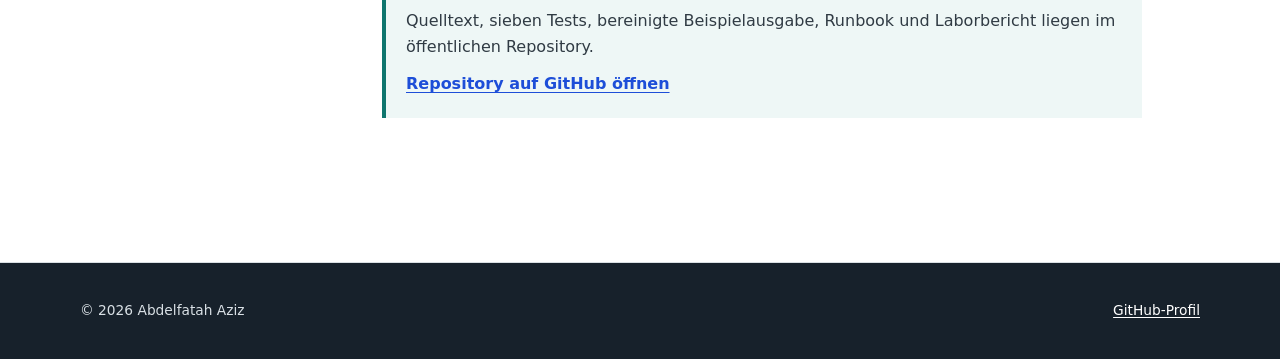
<file: blog/endpoint-security-readiness.html>
<!doctype html>
<html lang="de">
  <head>
    <meta charset="utf-8">
    <meta name="viewport" content="width=device-width, initial-scale=1">
    <title>Vollständig verschlüsselt – und trotzdem nicht geschützt | Abdelfatah Aziz</title>
    <meta name="description" content="Ein lokales PowerShell-Lab zeigt, warum vollständige BitLocker-Verschlüsselung und aktiver Schutz getrennt geprüft werden müssen.">
    <meta property="og:title" content="Vollständig verschlüsselt – und trotzdem nicht geschützt">
    <meta property="og:description" content="TPM, Secure Boot und BitLocker getrennt bewerten und einen unerwarteten Schutzstatus sichtbar machen.">
    <meta property="og:type" content="article">
    <meta property="og:url" content="https://fadidelba.github.io/blog/endpoint-security-readiness.html">
    <meta property="og:image" content="https://fadidelba.github.io/assets/images/endpoint-security/og.png">
    <link rel="canonical" href="https://fadidelba.github.io/blog/endpoint-security-readiness.html">
    <link rel="icon" href="/favicon.svg" type="image/svg+xml">
    <script src="/assets/js/theme.js"></script>
    <link rel="stylesheet" href="/assets/css/site.css">
  </head>
  <body>
    <a class="skip-link" href="#content">Zum Inhalt springen</a>
    <header class="site-header">
      <div class="shell header-inner">
        <a class="brand" href="/"><span class="brand-name">Abdelfatah Aziz</span><span class="brand-role">IT Lab Journey</span></a>
        <div class="header-actions">
          <nav class="site-nav" aria-label="Hauptnavigation">
            <a href="/">Start</a><a href="/journey.html">Journey</a><a href="/projects.html">Projekte</a><a href="/about.html">Über mich</a>
          </nav>
          <button class="theme-toggle" type="button" data-theme-toggle aria-pressed="false" aria-label="Dunkles Farbschema aktivieren"><span class="theme-toggle-icon" data-theme-icon aria-hidden="true">☾</span><span data-theme-label>Dunkel</span></button>
        </div>
      </div>
    </header>

    <main id="content">
      <article class="article shell">
        <header class="article-header">
          <a class="back-link" href="/projects.html">Zurück zu den Projekten</a>
          <p class="eyebrow">PowerShell · Endpoint Security · Lab 02</p>
          <h1>Vollständig verschlüsselt – und trotzdem nicht geschützt</h1>
          <p class="article-lead">Mein zweites lokales Windows-Lab zeigt, warum ein Endpoint-Report BitLocker-Verschlüsselung und aktiven Schutz als zwei getrennte Zustände bewerten muss.</p>
          <div class="article-meta"><time datetime="2026-08-02">2. August 2026</time><span>7 Minuten</span><span>Private Lab-Umgebung</span></div>
        </header>

        <div class="state-summary article-result" role="group" aria-label="Live-Ergebnis des Endpoint-Sicherheitsreports">
          <div class="state-row"><span>TPM vorhanden und bereit</span><strong class="state-ready">Ready</strong></div>
          <div class="state-row"><span>Secure Boot aktiviert</span><strong class="state-ready">Ready</strong></div>
          <div class="state-row"><span>BitLocker vollständig verschlüsselt, Schutz aus</span><strong class="state-action">ActionRequired</strong></div>
          <div class="state-row"><span>Gesamtbewertung</span><strong class="state-action">ActionRequired</strong></div>
        </div>

        <div class="article-layout">
          <nav class="article-toc" aria-label="Inhalt des Artikels">
            <strong>Inhalt</strong>
            <a href="#ziel">Das Ziel</a>
            <a href="#daten">Sichere Datenauswahl</a>
            <a href="#tests">Sieben Tests</a>
            <a href="#befund">Der Befund</a>
            <a href="#entscheidung">Keine automatische Korrektur</a>
            <a href="#fazit">Fazit</a>
          </nav>

          <div class="article-body prose">
            <section id="ziel">
              <h2>Das Ziel</h2>
              <p>Das Testsystem ist eine private Windows-11-Pro-VM auf ARM64. Ein PowerShell-Report sollte drei Fragen beantworten: Ist das TPM vorhanden und bereit? Ist Secure Boot aktiviert? Ist das Systemlaufwerk vollständig verschlüsselt und aktiv geschützt?</p>
              <p>Die Ergebnisse sollten als strukturiertes Objekt und CSV vorliegen. Jeder Bereich bekommt eine eigene Bewertung; der Gesamtstatus ist nur dann <code>Ready</code>, wenn alle drei Bereiche bereit sind.</p>
            </section>

            <section id="daten">
              <h2>Sichere Datenauswahl</h2>
              <p>Der Live-Check verwendet <code>Get-Tpm</code>, <code>Confirm-SecureBootUEFI</code> und <code>Get-BitLockerVolume</code>. Aus den Ergebnissen übernimmt das Skript nur notwendige Statusfelder. TPM-OwnerAuth, BitLocker-Key-Protektoren, Recovery Passwords und Recovery Keys werden nicht abgefragt.</p>
              <p>Die BitLocker-Regel prüft Verschlüsselung und Schutz getrennt:</p>
              <pre><code>$bitLockerState = if (
    $BitLockerProtectionStatus -eq 'On' -and
    $BitLockerVolumeStatus -eq 'FullyEncrypted'
) {
    'Ready'
}
else {
    'ActionRequired'
}</code></pre>
            </section>

            <section id="tests">
              <h2>Sieben Tests vor dem Live-Lauf</h2>
              <p>Der automatisierte Testlauf verwendet keine Zusatzmodule. Er prüft einen bereiten Gesamtzustand sowie negative Fälle für TPM, Secure Boot und BitLocker. Dazu kommen drei Qualitätsprüfungen:</p>
              <ol>
                <li>Der Report enthält kein Owner-, Key- oder Recovery-Material.</li>
                <li>Der CSV-Roundtrip erhält die Gesamtbewertung.</li>
                <li>Ein fehlender Zielordner erzeugt einen kontrollierten Fehler.</li>
              </ol>
              <p>Der finale Lauf auf <code>LAB-WIN-001</code> endete mit <code>RESULT: 7/7 tests passed.</code></p>
            </section>

            <section id="befund">
              <h2>Der tatsächliche Befund</h2>
              <pre><code>TpmState                      : Ready
SecureBootState               : Ready
BitLockerProtectionStatus     : Off
BitLockerVolumeStatus         : FullyEncrypted
BitLockerEncryptionMethod     : XtsAes128
BitLockerEncryptionPercentage : 100
BitLockerState                : ActionRequired
OverallState                  : ActionRequired</code></pre>
              <p>TPM und Secure Boot waren wie erwartet bereit. BitLocker zeigte jedoch zwei unterschiedliche Wahrheiten: Das Volume war vollständig verschlüsselt, der aktive Schutzstatus stand aber auf <code>Off</code>.</p>
              <p>Microsoft beschreibt <code>ProtectionStatus: Off</code> bei einem verschlüsselten Volume als Zustand, in dem der Volume-Schlüssel nicht aktiv durch einen Key-Protektor gesichert ist. Das ist unter anderem mit deaktivierten oder ausgesetzten Key-Protektoren vereinbar. Weil dieses Lab keine Key-Protektoren abfragt, dokumentiere ich diese Möglichkeit – nicht eine unbewiesene Ursache.</p>
              <p>Quellen: <a href="https://learn.microsoft.com/en-us/windows/win32/secprov/getprotectionstatus-win32-encryptablevolume" rel="noopener noreferrer">GetProtectionStatus method</a> und <a href="https://learn.microsoft.com/en-us/windows/security/operating-system-security/data-protection/bitlocker/operations-guide" rel="noopener noreferrer">BitLocker operations guide</a>.</p>
            </section>

            <section id="entscheidung">
              <h2>Warum das Skript nichts automatisch korrigiert</h2>
              <p>Ein Diagnosewerkzeug sollte aus einem Befund nicht ungefragt eine Änderung machen. Das Aktivieren des Schutzes betrifft Startverhalten, TPM und Recovery-Verfahren. Ohne vorher gesicherten und getesteten Rückweg wäre ein automatisches <code>Resume-BitLocker</code> keine kontrollierte Administration.</p>
              <p>Der Schutz blieb deshalb unverändert. Ursache, Key-Protektor-Zustand, Recovery-Verfahren, Risiko und Rollback gehören in einen späteren separaten Change.</p>
            </section>

            <section id="fazit">
              <h2>Was ich aus dem Lab mitnehme</h2>
              <p><code>FullyEncrypted</code> und <code>ProtectionStatus: On</code> sind nicht dasselbe. Ein guter Endpoint-Report prüft beides, macht negative Zustände sichtbar und bleibt bei sicherheitsrelevanten Änderungen standardmäßig lesend.</p>
              <p>Das Ergebnis stammt aus einer privaten Windows-VM. Es ist ein lokaler Lernnachweis und keine Intune- oder Produktionserfahrung.</p>
              <aside class="article-callout">
                <strong>Vollständiger Nachweis</strong>
                <p>Quelltext, sieben Tests, bereinigte Beispielausgabe, Runbook und Laborbericht liegen im öffentlichen Repository.</p>
                <a href="https://github.com/fadidelba/endpoint-security-readiness-report" rel="noopener noreferrer">Repository auf GitHub öffnen</a>
              </aside>
            </section>
          </div>
        </div>
      </article>
    </main>
    <footer class="site-footer"><div class="shell footer-inner"><p>© 2026 Abdelfatah Aziz</p><p><a href="https://github.com/fadidelba" rel="noopener noreferrer">GitHub-Profil</a></p></div></footer>
  </body>
</html>
</file>
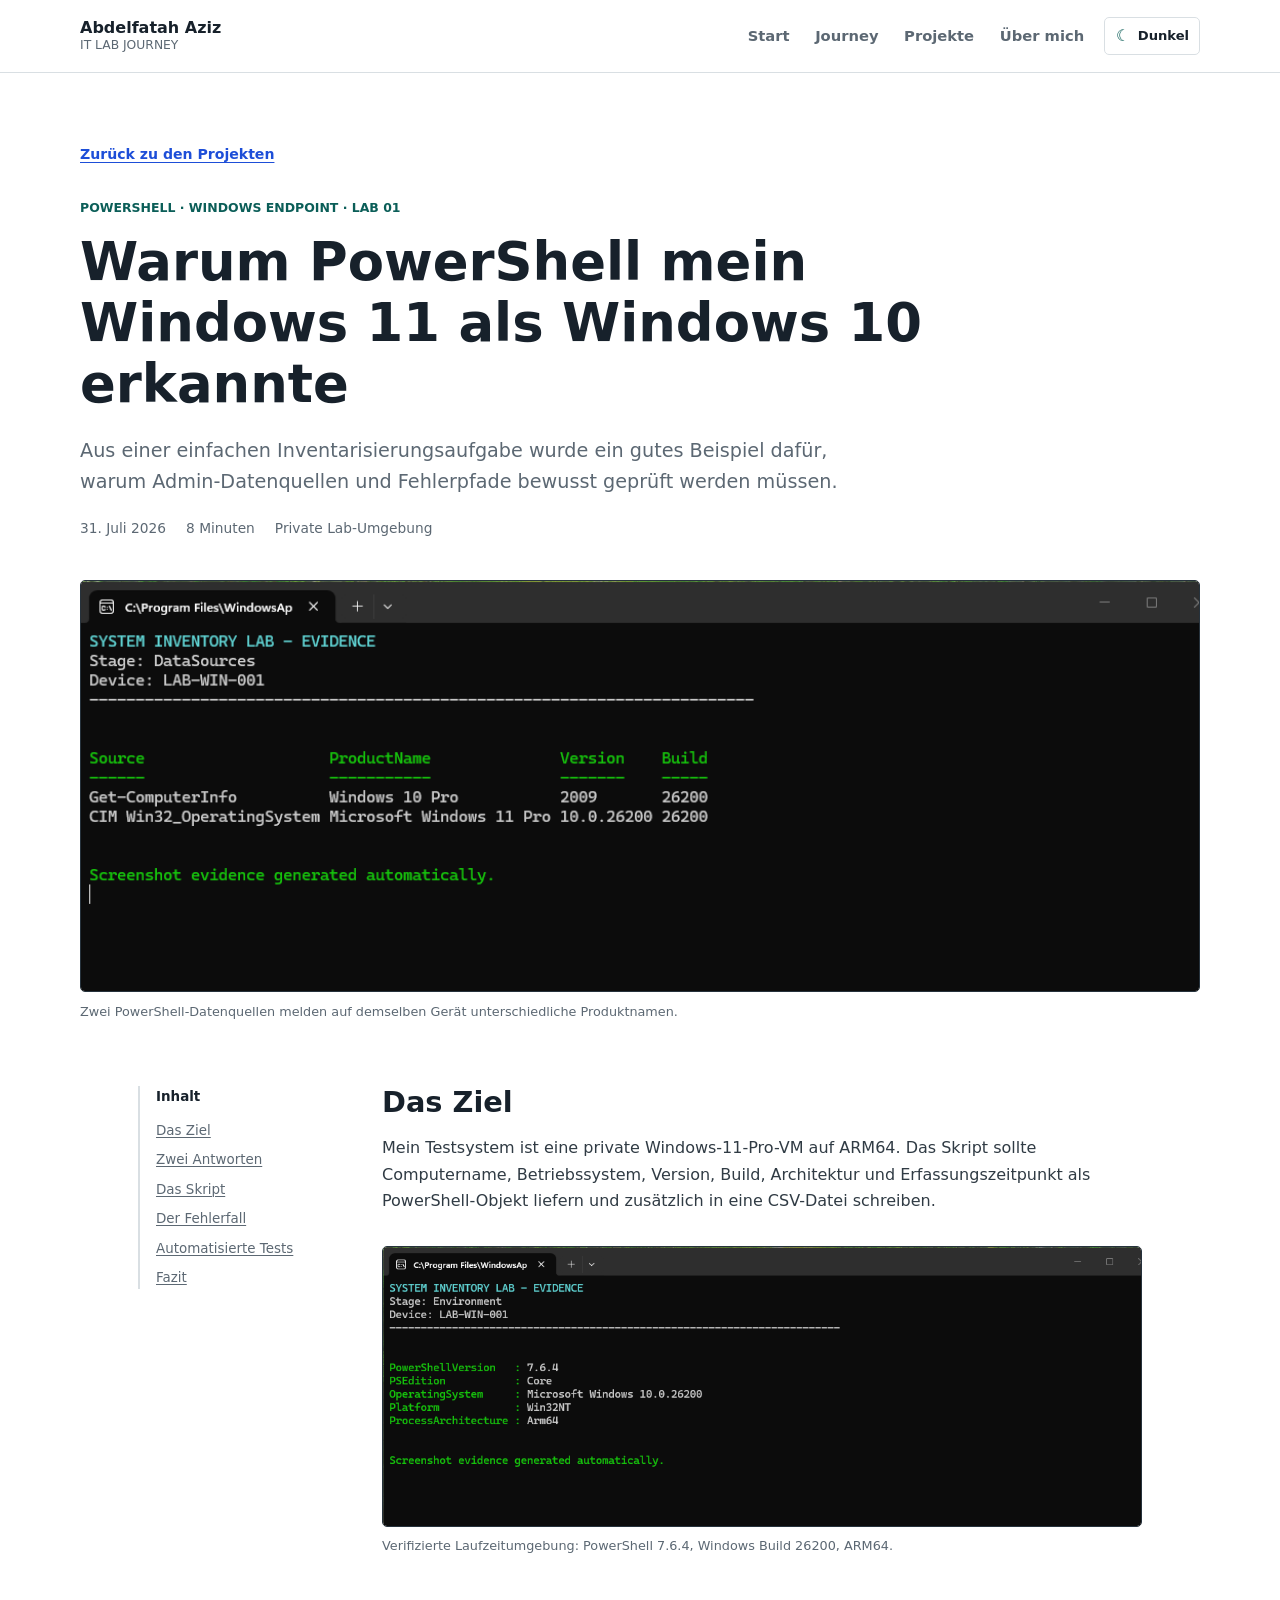
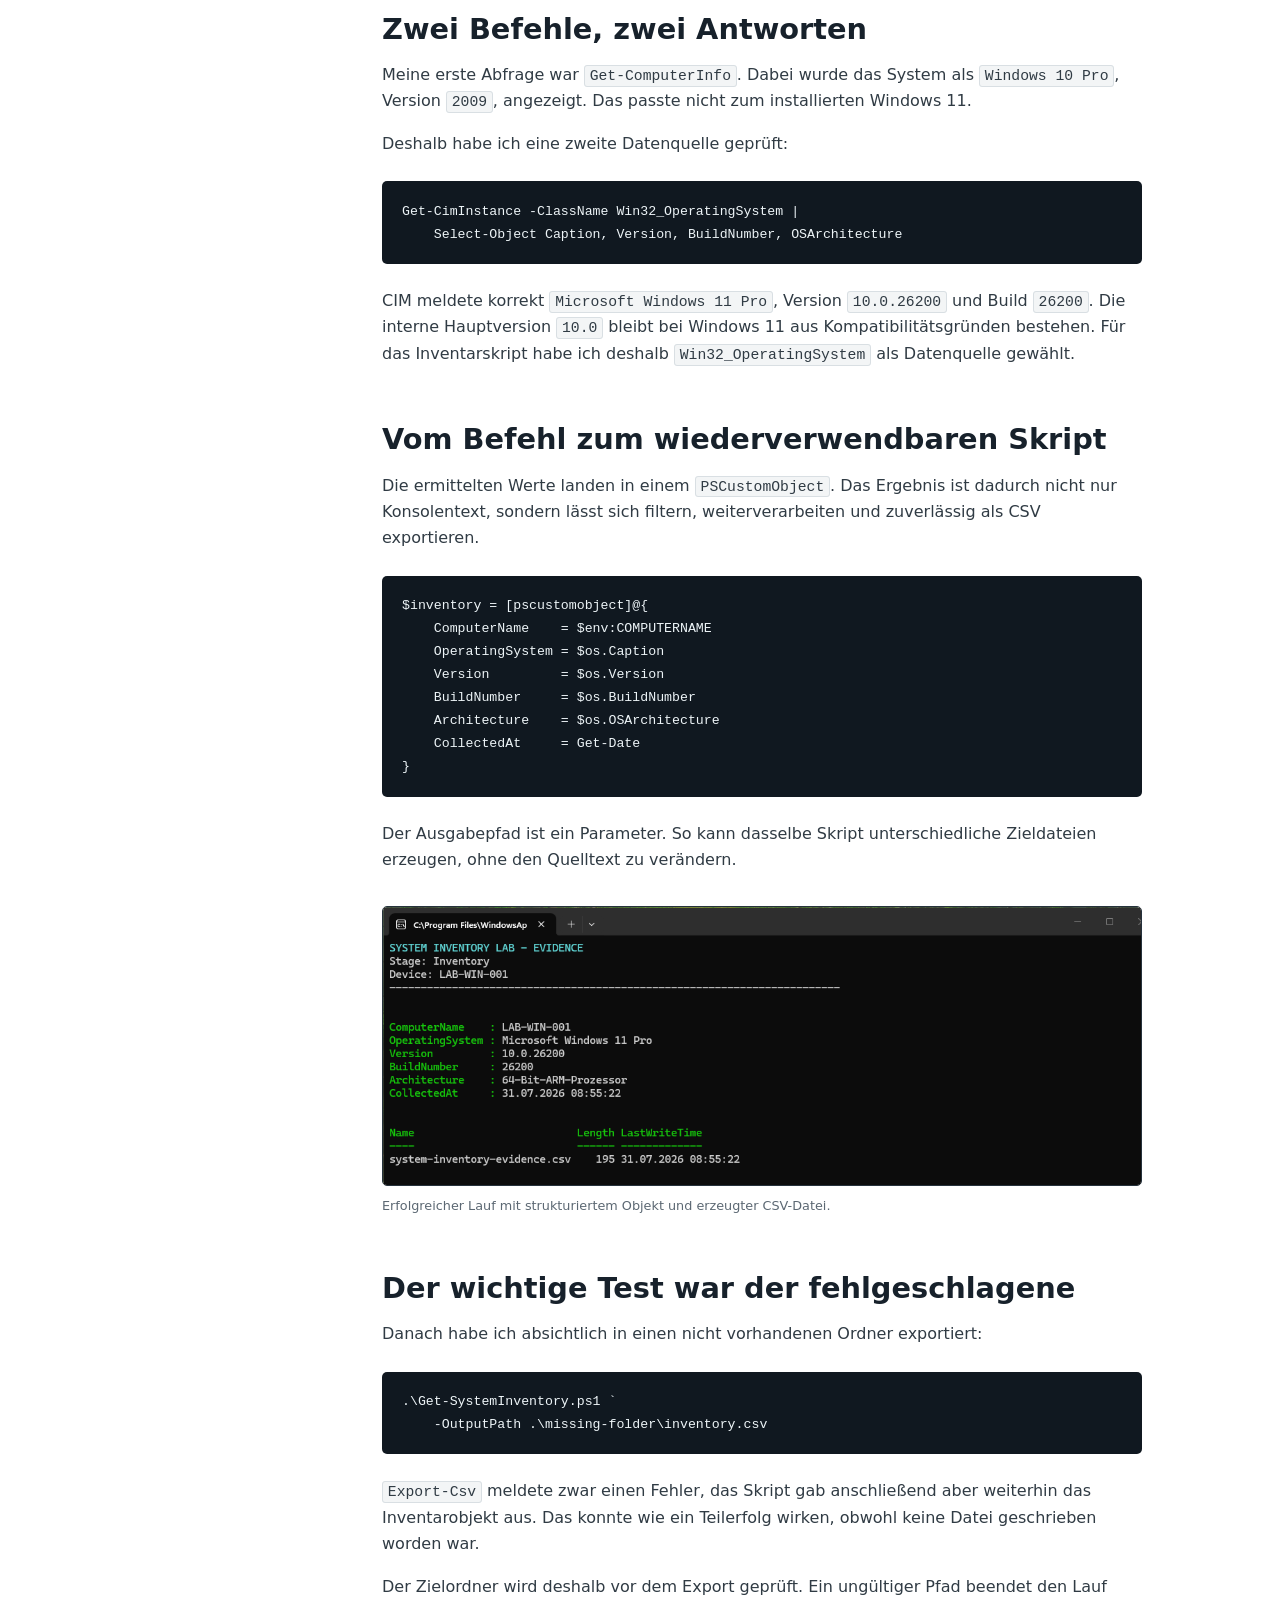
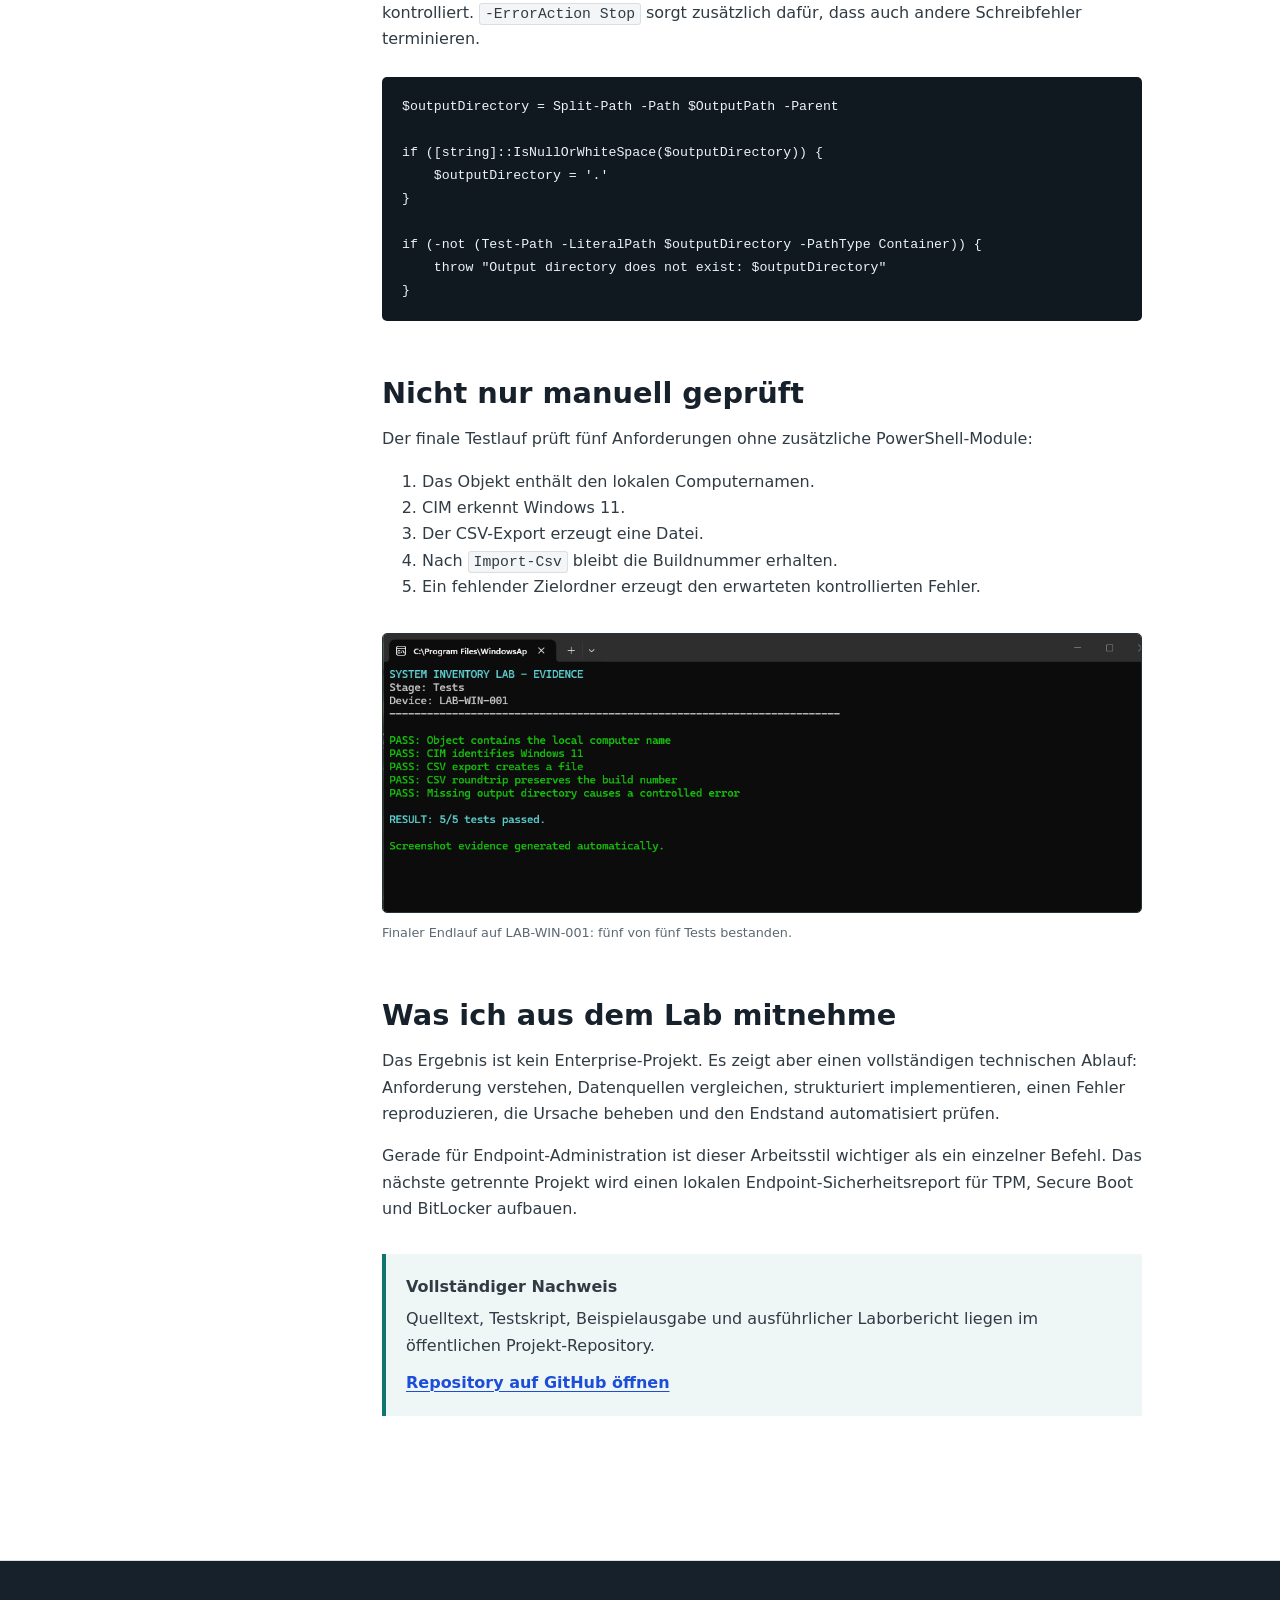
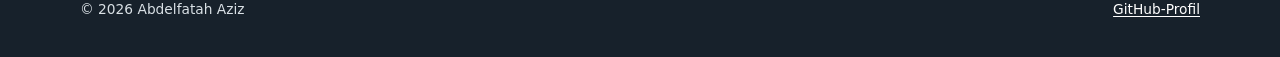
<file: blog/windows-system-inventory.html>
<!doctype html>
<html lang="de">
  <head>
    <meta charset="utf-8">
    <meta name="viewport" content="width=device-width, initial-scale=1">
    <title>Warum PowerShell mein Windows 11 als Windows 10 erkannte | Abdelfatah Aziz</title>
    <meta name="description" content="Ein PowerShell-Lab über widersprüchliche Windows-Datenquellen, kontrollierte Fehlerbehandlung und automatisierte Tests.">
    <meta property="og:title" content="Warum PowerShell mein Windows 11 als Windows 10 erkannte">
    <meta property="og:description" content="Datenquellen prüfen, Fehler reproduzieren und den Endstand mit fünf Tests belegen.">
    <meta property="og:type" content="article">
    <meta property="og:url" content="https://fadidelba.github.io/blog/windows-system-inventory.html">
    <meta property="og:image" content="https://fadidelba.github.io/assets/images/system-inventory/02-data-source-comparison.png">
    <link rel="canonical" href="https://fadidelba.github.io/blog/windows-system-inventory.html">
    <link rel="icon" href="/favicon.svg" type="image/svg+xml">
    <script src="/assets/js/theme.js"></script>
    <link rel="stylesheet" href="/assets/css/site.css">
  </head>
  <body>
    <a class="skip-link" href="#content">Zum Inhalt springen</a>
    <header class="site-header">
      <div class="shell header-inner">
        <a class="brand" href="/"><span class="brand-name">Abdelfatah Aziz</span><span class="brand-role">IT Lab Journey</span></a>
        <div class="header-actions">
          <nav class="site-nav" aria-label="Hauptnavigation">
            <a href="/">Start</a><a href="/journey.html">Journey</a><a href="/projects.html">Projekte</a><a href="/about.html">Über mich</a>
          </nav>
          <button class="theme-toggle" type="button" data-theme-toggle aria-pressed="false" aria-label="Dunkles Farbschema aktivieren"><span class="theme-toggle-icon" data-theme-icon aria-hidden="true">☾</span><span data-theme-label>Dunkel</span></button>
        </div>
      </div>
    </header>

    <main id="content">
      <article class="article shell">
        <header class="article-header">
          <a class="back-link" href="/projects.html">Zurück zu den Projekten</a>
          <p class="eyebrow">PowerShell · Windows Endpoint · Lab 01</p>
          <h1>Warum PowerShell mein Windows 11 als Windows 10 erkannte</h1>
          <p class="article-lead">Aus einer einfachen Inventarisierungsaufgabe wurde ein gutes Beispiel dafür, warum Admin-Datenquellen und Fehlerpfade bewusst geprüft werden müssen.</p>
          <div class="article-meta"><time datetime="2026-07-31">31. Juli 2026</time><span>8 Minuten</span><span>Private Lab-Umgebung</span></div>
        </header>

        <figure class="article-hero">
          <img src="/assets/images/system-inventory/02-data-source-comparison.png" alt="Direkter Vergleich zwischen Get-ComputerInfo und CIM mit unterschiedlichen Windows-Produktnamen" width="1090" height="400">
          <figcaption>Zwei PowerShell-Datenquellen melden auf demselben Gerät unterschiedliche Produktnamen.</figcaption>
        </figure>

        <div class="article-layout">
          <nav class="article-toc" aria-label="Inhalt des Artikels">
            <strong>Inhalt</strong>
            <a href="#ziel">Das Ziel</a>
            <a href="#datenquellen">Zwei Antworten</a>
            <a href="#skript">Das Skript</a>
            <a href="#fehler">Der Fehlerfall</a>
            <a href="#tests">Automatisierte Tests</a>
            <a href="#fazit">Fazit</a>
          </nav>

          <div class="article-body prose">
            <section id="ziel">
              <h2>Das Ziel</h2>
              <p>Mein Testsystem ist eine private Windows-11-Pro-VM auf ARM64. Das Skript sollte Computername, Betriebssystem, Version, Build, Architektur und Erfassungszeitpunkt als PowerShell-Objekt liefern und zusätzlich in eine CSV-Datei schreiben.</p>
              <figure>
                <img src="/assets/images/system-inventory/01-environment.png" alt="PowerShell 7.6.4 unter Windows Build 26200 auf ARM64" width="1090" height="400">
                <figcaption>Verifizierte Laufzeitumgebung: PowerShell 7.6.4, Windows Build 26200, ARM64.</figcaption>
              </figure>
            </section>

            <section id="datenquellen">
              <h2>Zwei Befehle, zwei Antworten</h2>
              <p>Meine erste Abfrage war <code>Get-ComputerInfo</code>. Dabei wurde das System als <code>Windows 10 Pro</code>, Version <code>2009</code>, angezeigt. Das passte nicht zum installierten Windows 11.</p>
              <p>Deshalb habe ich eine zweite Datenquelle geprüft:</p>
              <pre><code>Get-CimInstance -ClassName Win32_OperatingSystem |
    Select-Object Caption, Version, BuildNumber, OSArchitecture</code></pre>
              <p>CIM meldete korrekt <code>Microsoft Windows 11 Pro</code>, Version <code>10.0.26200</code> und Build <code>26200</code>. Die interne Hauptversion <code>10.0</code> bleibt bei Windows 11 aus Kompatibilitätsgründen bestehen. Für das Inventarskript habe ich deshalb <code>Win32_OperatingSystem</code> als Datenquelle gewählt.</p>
            </section>

            <section id="skript">
              <h2>Vom Befehl zum wiederverwendbaren Skript</h2>
              <p>Die ermittelten Werte landen in einem <code>PSCustomObject</code>. Das Ergebnis ist dadurch nicht nur Konsolentext, sondern lässt sich filtern, weiterverarbeiten und zuverlässig als CSV exportieren.</p>
              <pre><code>$inventory = [pscustomobject]@{
    ComputerName    = $env:COMPUTERNAME
    OperatingSystem = $os.Caption
    Version         = $os.Version
    BuildNumber     = $os.BuildNumber
    Architecture    = $os.OSArchitecture
    CollectedAt     = Get-Date
}</code></pre>
              <p>Der Ausgabepfad ist ein Parameter. So kann dasselbe Skript unterschiedliche Zieldateien erzeugen, ohne den Quelltext zu verändern.</p>
              <figure>
                <img src="/assets/images/system-inventory/03-successful-inventory.png" alt="Erfolgreich erzeugtes PowerShell-Inventarobjekt und CSV-Datei" width="1090" height="400">
                <figcaption>Erfolgreicher Lauf mit strukturiertem Objekt und erzeugter CSV-Datei.</figcaption>
              </figure>
            </section>

            <section id="fehler">
              <h2>Der wichtige Test war der fehlgeschlagene</h2>
              <p>Danach habe ich absichtlich in einen nicht vorhandenen Ordner exportiert:</p>
              <pre><code>.\Get-SystemInventory.ps1 `
    -OutputPath .\missing-folder\inventory.csv</code></pre>
              <p><code>Export-Csv</code> meldete zwar einen Fehler, das Skript gab anschließend aber weiterhin das Inventarobjekt aus. Das konnte wie ein Teilerfolg wirken, obwohl keine Datei geschrieben worden war.</p>
              <p>Der Zielordner wird deshalb vor dem Export geprüft. Ein ungültiger Pfad beendet den Lauf kontrolliert. <code>-ErrorAction Stop</code> sorgt zusätzlich dafür, dass auch andere Schreibfehler terminieren.</p>
              <pre><code>$outputDirectory = Split-Path -Path $OutputPath -Parent

if ([string]::IsNullOrWhiteSpace($outputDirectory)) {
    $outputDirectory = '.'
}

if (-not (Test-Path -LiteralPath $outputDirectory -PathType Container)) {
    throw "Output directory does not exist: $outputDirectory"
}</code></pre>
            </section>

            <section id="tests">
              <h2>Nicht nur manuell geprüft</h2>
              <p>Der finale Testlauf prüft fünf Anforderungen ohne zusätzliche PowerShell-Module:</p>
              <ol>
                <li>Das Objekt enthält den lokalen Computernamen.</li>
                <li>CIM erkennt Windows 11.</li>
                <li>Der CSV-Export erzeugt eine Datei.</li>
                <li>Nach <code>Import-Csv</code> bleibt die Buildnummer erhalten.</li>
                <li>Ein fehlender Zielordner erzeugt den erwarteten kontrollierten Fehler.</li>
              </ol>
              <figure>
                <img src="/assets/images/system-inventory/04-automated-tests.png" alt="PowerShell-Testlauf mit fünf bestandenen Tests" width="1090" height="400">
                <figcaption>Finaler Endlauf auf LAB-WIN-001: fünf von fünf Tests bestanden.</figcaption>
              </figure>
            </section>

            <section id="fazit">
              <h2>Was ich aus dem Lab mitnehme</h2>
              <p>Das Ergebnis ist kein Enterprise-Projekt. Es zeigt aber einen vollständigen technischen Ablauf: Anforderung verstehen, Datenquellen vergleichen, strukturiert implementieren, einen Fehler reproduzieren, die Ursache beheben und den Endstand automatisiert prüfen.</p>
              <p>Gerade für Endpoint-Administration ist dieser Arbeitsstil wichtiger als ein einzelner Befehl. Das nächste getrennte Projekt wird einen lokalen Endpoint-Sicherheitsreport für TPM, Secure Boot und BitLocker aufbauen.</p>
              <aside class="article-callout">
                <strong>Vollständiger Nachweis</strong>
                <p>Quelltext, Testskript, Beispielausgabe und ausführlicher Laborbericht liegen im öffentlichen Projekt-Repository.</p>
                <a href="https://github.com/fadidelba/windows-system-inventory" rel="noopener noreferrer">Repository auf GitHub öffnen</a>
              </aside>
            </section>
          </div>
        </div>
      </article>
    </main>
    <footer class="site-footer"><div class="shell footer-inner"><p>© 2026 Abdelfatah Aziz</p><p><a href="https://github.com/fadidelba" rel="noopener noreferrer">GitHub-Profil</a></p></div></footer>
  </body>
</html>
</file>
<file: assets/css/site.css>
:root {
  color-scheme: light;
  --ink: #17212b;
  --muted: #5c6873;
  --soft: #f3f5f6;
  --surface: #ffffff;
  --border: #d9dfe3;
  --accent: #0f766e;
  --accent-dark: #0b5e58;
  --accent-button-ink: #ffffff;
  --link: #1d4ed8;
  --warm: #a94f12;
  --code: #101820;
  --header-bg: rgba(255, 255, 255, 0.96);
  --body-copy: #303b44;
  --panel-alt: #fafbfb;
  --callout-bg: #eef7f6;
  --tag-ink: #3f4b55;
  --footer-bg: #17212b;
  --footer-ink: #d9e0e5;
  --max-width: 1120px;
}

:root[data-theme="dark"] {
  color-scheme: dark;
  --ink: #edf4f2;
  --muted: #a9b7b3;
  --soft: #141d1b;
  --surface: #0b1110;
  --border: #2b3b37;
  --accent: #61cbbd;
  --accent-dark: #89ded3;
  --accent-button-ink: #071310;
  --link: #82b8ff;
  --warm: #f0ad6b;
  --code: #050908;
  --header-bg: rgba(11, 17, 16, 0.96);
  --body-copy: #cbd6d3;
  --panel-alt: #101816;
  --callout-bg: #112522;
  --tag-ink: #c2cfcb;
  --footer-bg: #070b0a;
  --footer-ink: #cbd6d3;
}

* {
  box-sizing: border-box;
}

html {
  scroll-behavior: smooth;
}

body {
  margin: 0;
  min-width: 320px;
  background: var(--surface);
  color: var(--ink);
  font-family: Inter, ui-sans-serif, system-ui, -apple-system, BlinkMacSystemFont, "Segoe UI", sans-serif;
  font-size: 16px;
  line-height: 1.65;
  letter-spacing: 0;
}

img {
  display: block;
  max-width: 100%;
  height: auto;
}

a {
  color: var(--link);
  text-underline-offset: 0.18em;
  text-decoration-thickness: 1px;
}

a:hover {
  text-decoration-thickness: 2px;
}

a:focus-visible,
button:focus-visible {
  outline: 3px solid #f0a34a;
  outline-offset: 3px;
}

h1,
h2,
h3,
p {
  margin-top: 0;
}

h1,
h2,
h3 {
  line-height: 1.16;
  letter-spacing: 0;
}

h1 {
  font-size: 3rem;
  margin-bottom: 1.25rem;
}

h2 {
  font-size: 2rem;
  margin-bottom: 1rem;
}

h3 {
  font-size: 1.25rem;
}

code,
pre {
  font-family: "SFMono-Regular", Consolas, "Liberation Mono", monospace;
}

code {
  font-size: 0.92em;
}

:not(pre) > code {
  padding: 0.12rem 0.3rem;
  border: 1px solid var(--border);
  border-radius: 3px;
  background: var(--soft);
}

pre {
  overflow-x: auto;
  margin: 1.5rem 0;
  padding: 1.15rem 1.25rem;
  border-radius: 5px;
  background: var(--code);
  color: #edf4f7;
  font-size: 0.9rem;
  line-height: 1.6;
}

.shell {
  width: min(100% - 48px, var(--max-width));
  margin-inline: auto;
}

.skip-link {
  position: fixed;
  top: 0.75rem;
  left: 0.75rem;
  z-index: 100;
  transform: translateY(-200%);
  padding: 0.55rem 0.8rem;
  background: var(--ink);
  color: #fff;
}

.skip-link:focus {
  transform: translateY(0);
}

.site-header {
  position: sticky;
  top: 0;
  z-index: 20;
  border-bottom: 1px solid var(--border);
  background: var(--header-bg);
}

.header-inner {
  min-height: 72px;
  display: flex;
  align-items: center;
  justify-content: space-between;
  gap: 2rem;
}

.brand {
  display: flex;
  flex-direction: column;
  color: var(--ink);
  text-decoration: none;
  line-height: 1.25;
}

.brand-name {
  font-weight: 760;
}

.brand-role {
  color: var(--muted);
  font-size: 0.77rem;
  text-transform: uppercase;
}

.site-nav {
  display: flex;
  align-items: center;
  gap: 1.6rem;
  white-space: nowrap;
}

.header-actions {
  display: flex;
  align-items: center;
  gap: 1.25rem;
}

.theme-toggle {
  min-height: 38px;
  flex-shrink: 0;
  display: inline-flex;
  align-items: center;
  justify-content: center;
  gap: 0.42rem;
  padding: 0.38rem 0.62rem;
  border: 1px solid var(--border);
  border-radius: 5px;
  background: var(--surface);
  color: var(--ink);
  font: inherit;
  font-size: 0.82rem;
  font-weight: 700;
  cursor: pointer;
}

.theme-toggle:hover {
  background: var(--soft);
}

.theme-toggle-icon {
  width: 1rem;
  color: var(--accent-dark);
  font-size: 1rem;
  line-height: 1;
}

.theme-toggle-floating {
  position: fixed;
  top: 1rem;
  right: 1rem;
}

.site-nav a {
  position: relative;
  color: var(--muted);
  font-size: 0.92rem;
  font-weight: 650;
  text-decoration: none;
}

.site-nav a:hover,
.site-nav a[aria-current="page"] {
  color: var(--ink);
}

.site-nav a[aria-current="page"]::after {
  content: "";
  position: absolute;
  right: 0;
  bottom: -0.48rem;
  left: 0;
  height: 2px;
  background: var(--accent);
}

.intro {
  min-height: 470px;
  padding-block: 76px 56px;
  display: flex;
  flex-direction: column;
  justify-content: center;
}

.eyebrow {
  margin-bottom: 0.75rem;
  color: var(--accent-dark);
  font-size: 0.78rem;
  font-weight: 800;
  text-transform: uppercase;
}

.intro h1 {
  max-width: 800px;
  font-size: 3.7rem;
}

.intro-copy {
  max-width: 760px;
  margin-bottom: 1.8rem;
  color: var(--muted);
  font-size: 1.16rem;
}

.actions,
.text-links {
  display: flex;
  flex-wrap: wrap;
  align-items: center;
  gap: 0.75rem 1.15rem;
}

.button {
  min-height: 44px;
  display: inline-flex;
  align-items: center;
  justify-content: center;
  padding: 0.58rem 0.95rem;
  border: 1px solid transparent;
  border-radius: 5px;
  font-size: 0.92rem;
  font-weight: 750;
  text-decoration: none;
}

.button-primary {
  background: var(--accent);
  color: var(--accent-button-ink);
}

.button-primary:hover {
  background: var(--accent-dark);
}

.button-secondary {
  border-color: var(--border);
  background: var(--surface);
  color: var(--ink);
}

.button-secondary:hover {
  border-color: #9ca7ae;
  background: var(--soft);
}

.button-full {
  width: 100%;
}

.proof-band {
  border-block: 1px solid var(--border);
  background: var(--soft);
}

.proof-grid {
  display: grid;
  grid-template-columns: repeat(3, minmax(0, 1fr));
}

.proof-grid > div {
  min-height: 108px;
  display: flex;
  flex-direction: column;
  justify-content: center;
  padding: 1.25rem 1.5rem;
  border-left: 1px solid var(--border);
}

.proof-grid > div:last-child {
  border-right: 1px solid var(--border);
}

.proof-label {
  margin-bottom: 0.2rem;
  color: var(--muted);
  font-size: 0.78rem;
  text-transform: uppercase;
}

.proof-grid strong {
  font-size: 1.03rem;
}

.section {
  padding-block: 72px;
}

.section-muted {
  border-block: 1px solid var(--border);
  background: var(--soft);
}

.section-heading {
  margin-bottom: 2rem;
  display: flex;
  align-items: end;
  justify-content: space-between;
  gap: 1.5rem;
}

.section-heading h2,
.section-heading p {
  margin-bottom: 0;
}

.status-label {
  display: inline-block;
  padding: 0.3rem 0.5rem;
  border: 1px solid #80b9b4;
  border-radius: 4px;
  background: #e7f5f3;
  color: #095b55;
  font-size: 0.77rem;
  font-weight: 750;
  white-space: nowrap;
}

.status-planned {
  border-color: #e3bb91;
  background: #fff3e7;
  color: #87400e;
}

.featured-project {
  display: grid;
  grid-template-columns: minmax(0, 1.35fr) minmax(310px, 0.65fr);
  gap: 2.5rem;
  align-items: start;
}

.evidence-figure,
.article-hero,
.prose figure {
  margin: 0;
}

.evidence-figure img,
.article-hero img,
.prose figure img,
.project-visual img {
  width: 100%;
  border: 1px solid #26323c;
  border-radius: 5px;
  background: #0e1114;
}

figcaption {
  margin-top: 0.55rem;
  color: var(--muted);
  font-size: 0.8rem;
}

.featured-copy > p {
  color: var(--muted);
}

.fact-list {
  margin: 1.5rem 0;
}

.fact-list > div {
  padding-block: 0.7rem;
  border-top: 1px solid var(--border);
}

.fact-list > div:last-child {
  border-bottom: 1px solid var(--border);
}

.fact-list dt {
  margin-bottom: 0.1rem;
  color: var(--muted);
  font-size: 0.76rem;
  font-weight: 700;
  text-transform: uppercase;
}

.fact-list dd {
  margin: 0;
  font-weight: 650;
}

.text-links a,
.entry-link,
.timeline-item a,
.back-link,
.article-callout a {
  font-weight: 750;
}

.entry-grid {
  display: grid;
  grid-template-columns: repeat(2, minmax(0, 1fr));
  gap: 1rem;
}

.entry-card {
  min-height: 240px;
  display: flex;
  flex-direction: column;
  padding: 1.4rem;
  border: 1px solid var(--border);
  border-radius: 6px;
  background: var(--surface);
}

.entry-card h3 a {
  color: var(--ink);
}

.entry-card p:not(.entry-meta) {
  color: var(--muted);
}

.entry-meta {
  color: var(--warm);
  font-size: 0.78rem;
  font-weight: 750;
  text-transform: uppercase;
}

.entry-link {
  margin-top: auto;
}

.entry-link-muted {
  color: var(--muted);
}

.entry-card-next {
  background: var(--panel-alt);
}

.principles {
  display: grid;
  grid-template-columns: 0.72fr 1.28fr;
  gap: 4rem;
  align-items: start;
}

.principle-list {
  margin: 0;
  padding: 0;
  list-style: none;
  counter-reset: principles;
}

.principle-list li {
  min-height: 78px;
  display: grid;
  grid-template-columns: 150px 1fr;
  gap: 1rem;
  align-items: start;
  padding-block: 1rem;
  border-top: 1px solid var(--border);
}

.principle-list li:last-child {
  border-bottom: 1px solid var(--border);
}

.principle-list span {
  color: var(--muted);
}

.page-header {
  padding-block: 76px 52px;
  border-bottom: 1px solid var(--border);
}

.page-header h1 {
  max-width: 760px;
}

.page-header > p:last-child {
  max-width: 720px;
  margin-bottom: 0;
  color: var(--muted);
  font-size: 1.12rem;
}

.timeline {
  max-width: 920px;
}

.timeline-item {
  display: grid;
  grid-template-columns: 150px 1fr;
  gap: 2.5rem;
  padding-block: 2rem;
  border-top: 1px solid var(--border);
}

.timeline-item:last-child {
  border-bottom: 1px solid var(--border);
}

.timeline-marker span,
.project-number {
  color: var(--muted);
  font-size: 0.78rem;
  font-weight: 800;
  text-transform: uppercase;
}

.timeline-item h2 {
  font-size: 1.45rem;
}

.timeline-item p {
  color: var(--muted);
}

.timeline-current .timeline-marker span {
  color: var(--accent-dark);
}

.callout {
  display: grid;
  grid-template-columns: 0.85fr 1.15fr;
  gap: 4rem;
  align-items: start;
}

.callout p:last-child {
  color: var(--muted);
  font-size: 1.05rem;
}

.project-list {
  display: grid;
  gap: 1.25rem;
}

.project-card {
  display: grid;
  grid-template-columns: minmax(320px, 0.9fr) minmax(0, 1.1fr);
  overflow: hidden;
  border: 1px solid var(--border);
  border-radius: 6px;
  background: var(--surface);
}

.project-visual {
  min-height: 100%;
  display: flex;
  align-items: center;
  padding: 1.35rem;
  background: #202a33;
}

.project-visual img {
  border-color: #53616d;
}

.project-body {
  padding: 2rem;
}

.project-topline {
  margin-bottom: 1.5rem;
  display: flex;
  align-items: center;
  justify-content: space-between;
  gap: 1rem;
}

.project-body > p {
  color: var(--muted);
}

.tag-list {
  margin: 1.4rem 0;
  padding: 0;
  display: flex;
  flex-wrap: wrap;
  gap: 0.45rem;
  list-style: none;
}

.tag-list li {
  padding: 0.22rem 0.45rem;
  border: 1px solid var(--border);
  border-radius: 4px;
  background: var(--soft);
  color: var(--tag-ink);
  font-size: 0.78rem;
  font-weight: 650;
}

.project-placeholder {
  min-height: 310px;
  display: grid;
  place-items: center;
  background: #293541;
  color: #b9c5ce;
}

.project-placeholder span {
  font-family: "SFMono-Regular", Consolas, monospace;
  font-size: 4rem;
  font-weight: 700;
}

.state-summary {
  overflow: hidden;
  border: 1px solid #44515c;
  border-radius: 6px;
  background: #101820;
  color: #edf4f7;
  font-family: "SFMono-Regular", Consolas, "Liberation Mono", monospace;
}

.state-summary-compact {
  width: 100%;
}

.state-row {
  min-height: 68px;
  display: flex;
  align-items: center;
  justify-content: space-between;
  gap: 1rem;
  padding: 1rem 1.2rem;
  border-bottom: 1px solid #33414c;
}

.state-row:last-child {
  border-bottom: 0;
}

.state-row span {
  color: #b9c5ce;
}

.state-row strong {
  font-size: 0.86rem;
}

.state-ready {
  color: #74d5c8;
}

.state-action {
  color: #ffb76e;
}

.article-result {
  max-width: 920px;
  margin-bottom: 4rem;
}

.article-result .state-row {
  min-height: 76px;
  padding-inline: 1.5rem;
}

.project-planned {
  opacity: 0.9;
}

.about-grid {
  display: grid;
  grid-template-columns: minmax(0, 1.25fr) minmax(290px, 0.75fr);
  gap: 4.5rem;
  align-items: start;
}

.prose {
  color: var(--body-copy);
}

.prose h2 {
  margin-top: 2.6rem;
  color: var(--ink);
}

.prose h2:first-child {
  margin-top: 0;
}

.prose p,
.prose li {
  max-width: 760px;
}

.prose figure {
  margin-block: 2rem;
}

.profile-facts {
  padding: 1.4rem;
  border: 1px solid var(--border);
  border-radius: 6px;
  background: var(--soft);
}

.profile-facts h2 {
  font-size: 1.25rem;
}

.article {
  padding-block: 68px 88px;
}

.article-header {
  max-width: 900px;
  margin-bottom: 2.5rem;
}

.back-link {
  display: inline-block;
  margin-bottom: 2rem;
  font-size: 0.88rem;
}

.article-header h1 {
  font-size: 3.3rem;
}

.article-lead {
  max-width: 800px;
  color: var(--muted);
  font-size: 1.2rem;
}

.article-meta {
  display: flex;
  flex-wrap: wrap;
  gap: 0.55rem 1.25rem;
  color: var(--muted);
  font-size: 0.86rem;
}

.article-hero {
  margin-bottom: 4rem;
}

.article-layout {
  display: grid;
  grid-template-columns: 180px minmax(0, 760px);
  gap: 4rem;
  justify-content: center;
  align-items: start;
}

.article-toc {
  position: sticky;
  top: 100px;
  display: flex;
  flex-direction: column;
  gap: 0.45rem;
  padding-left: 1rem;
  border-left: 2px solid var(--border);
  font-size: 0.84rem;
}

.article-toc strong {
  margin-bottom: 0.3rem;
}

.article-toc a {
  color: var(--muted);
}

.article-body section {
  margin-bottom: 3.5rem;
  scroll-margin-top: 100px;
}

.article-body h2 {
  font-size: 1.8rem;
}

.article-callout {
  margin-top: 2rem;
  padding: 1.25rem;
  border-left: 4px solid var(--accent);
  background: var(--callout-bg);
}

.article-callout p {
  margin: 0.35rem 0 0.65rem;
}

.not-found {
  min-height: 100vh;
  display: flex;
  flex-direction: column;
  align-items: flex-start;
  justify-content: center;
}

.not-found p:not(.eyebrow) {
  color: var(--muted);
}

.site-footer {
  border-top: 1px solid var(--border);
  background: var(--footer-bg);
  color: var(--footer-ink);
}

.footer-inner {
  min-height: 96px;
  display: flex;
  align-items: center;
  justify-content: space-between;
  gap: 1rem;
}

.footer-inner p {
  margin: 0;
  font-size: 0.86rem;
}

.footer-inner a {
  color: #fff;
}

@media (max-width: 820px) {
  .intro h1,
  .article-header h1 {
    font-size: 2.65rem;
  }

  .featured-project,
  .project-card,
  .about-grid,
  .principles,
  .callout {
    grid-template-columns: 1fr;
  }

  .principles,
  .callout,
  .about-grid {
    gap: 2rem;
  }

  .project-visual {
    min-height: 280px;
  }

  .article-layout {
    grid-template-columns: 1fr;
    gap: 2rem;
  }

  .article-toc {
    position: static;
    display: grid;
    grid-template-columns: repeat(2, minmax(0, 1fr));
    padding: 1rem;
    border: 1px solid var(--border);
  }

  .article-toc strong {
    grid-column: 1 / -1;
  }
}

@media (max-width: 760px) {
  .site-header {
    position: static;
  }

  .header-inner {
    padding-block: 0.85rem;
    align-items: flex-start;
    flex-direction: column;
    gap: 0.75rem;
  }

  .header-actions {
    width: 100%;
    align-items: flex-start;
    flex-direction: column;
    gap: 0.75rem;
  }

  .site-nav {
    width: 100%;
    gap: 0.85rem 1.2rem;
    flex-wrap: wrap;
  }
}

@media (max-width: 660px) {
  .shell {
    width: min(100% - 32px, var(--max-width));
  }

  h1 {
    font-size: 2.25rem;
  }

  h2 {
    font-size: 1.65rem;
  }

  .theme-toggle {
    min-height: 36px;
  }

  .site-nav a {
    font-size: 0.86rem;
  }

  .site-nav a[aria-current="page"]::after {
    bottom: -0.25rem;
  }

  .intro {
    min-height: 0;
    padding-block: 52px 44px;
  }

  .intro h1,
  .article-header h1 {
    font-size: 2.35rem;
  }

  .intro-copy,
  .article-lead {
    font-size: 1.04rem;
  }

  .actions {
    align-items: stretch;
    flex-direction: column;
  }

  .button {
    width: 100%;
  }

  .proof-grid,
  .entry-grid {
    grid-template-columns: 1fr;
  }

  .proof-grid > div,
  .proof-grid > div:last-child {
    min-height: 86px;
    padding-inline: 0;
    border-right: 0;
    border-left: 0;
    border-bottom: 1px solid var(--border);
  }

  .proof-grid > div:last-child {
    border-bottom: 0;
  }

  .section,
  .article {
    padding-block: 52px;
  }

  .page-header {
    padding-block: 52px 38px;
  }

  .section-heading {
    align-items: flex-start;
    flex-direction: column;
  }

  .principle-list li,
  .timeline-item {
    grid-template-columns: 1fr;
    gap: 0.5rem;
  }

  .project-card {
    grid-template-columns: minmax(0, 1fr);
  }

  .project-visual,
  .project-placeholder {
    min-height: 220px;
  }

  .project-body {
    padding: 1.3rem;
  }

  .article-header {
    margin-bottom: 2rem;
  }

  .article-hero {
    margin-bottom: 2.5rem;
  }

  .article-toc {
    grid-template-columns: 1fr;
  }

  pre {
    margin-inline: -16px;
    border-radius: 0;
    font-size: 0.8rem;
  }

  .footer-inner {
    padding-block: 1.5rem;
    align-items: flex-start;
    flex-direction: column;
    justify-content: center;
  }
}

@media (prefers-reduced-motion: reduce) {
  html {
    scroll-behavior: auto;
  }
}

@media print {
  :root,
  :root[data-theme="dark"] {
    color-scheme: light;
    --ink: #000000;
    --muted: #333333;
    --soft: #ffffff;
    --surface: #ffffff;
    --border: #b8b8b8;
    --body-copy: #000000;
    --callout-bg: #ffffff;
  }

  .site-header,
  .site-footer,
  .article-toc,
  .actions,
  .theme-toggle {
    display: none;
  }

  body {
    background: #ffffff;
    color: #000;
  }

  .article,
  .section {
    padding-block: 1rem;
  }
}
</file>
